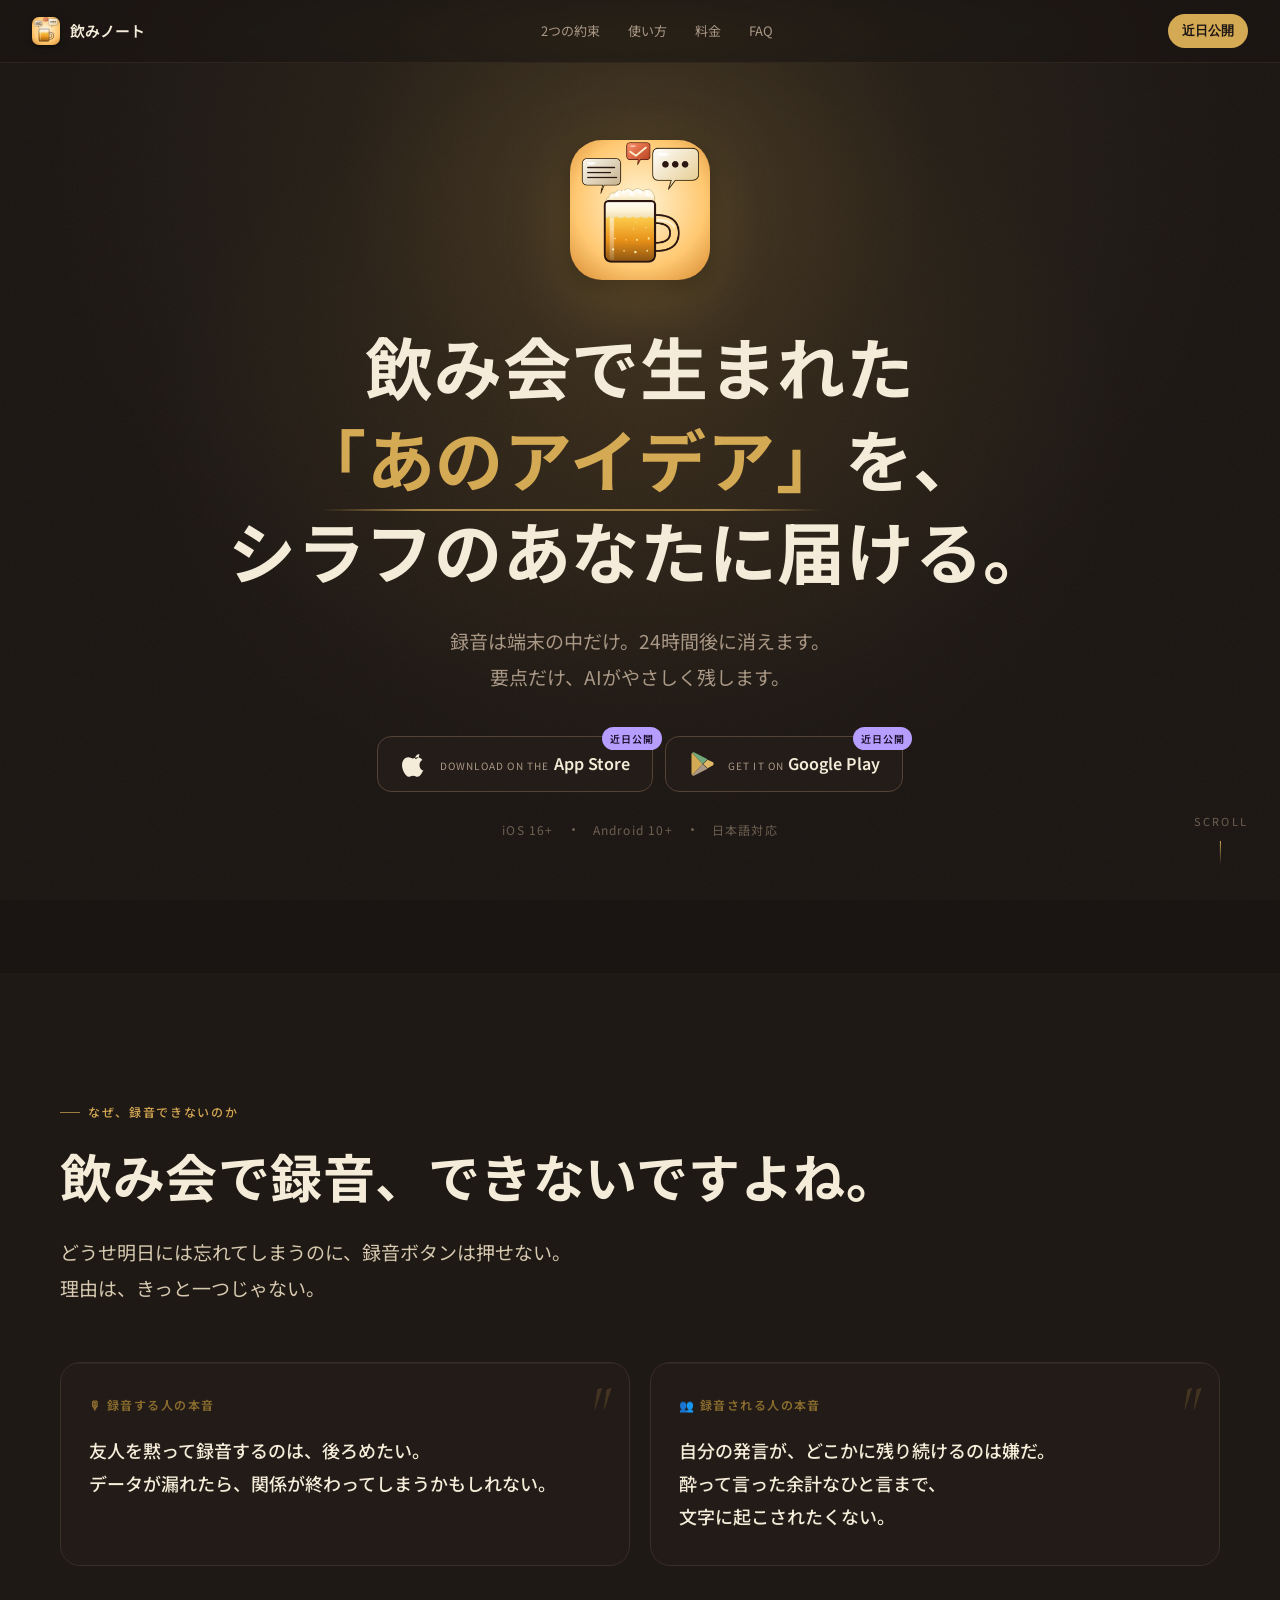
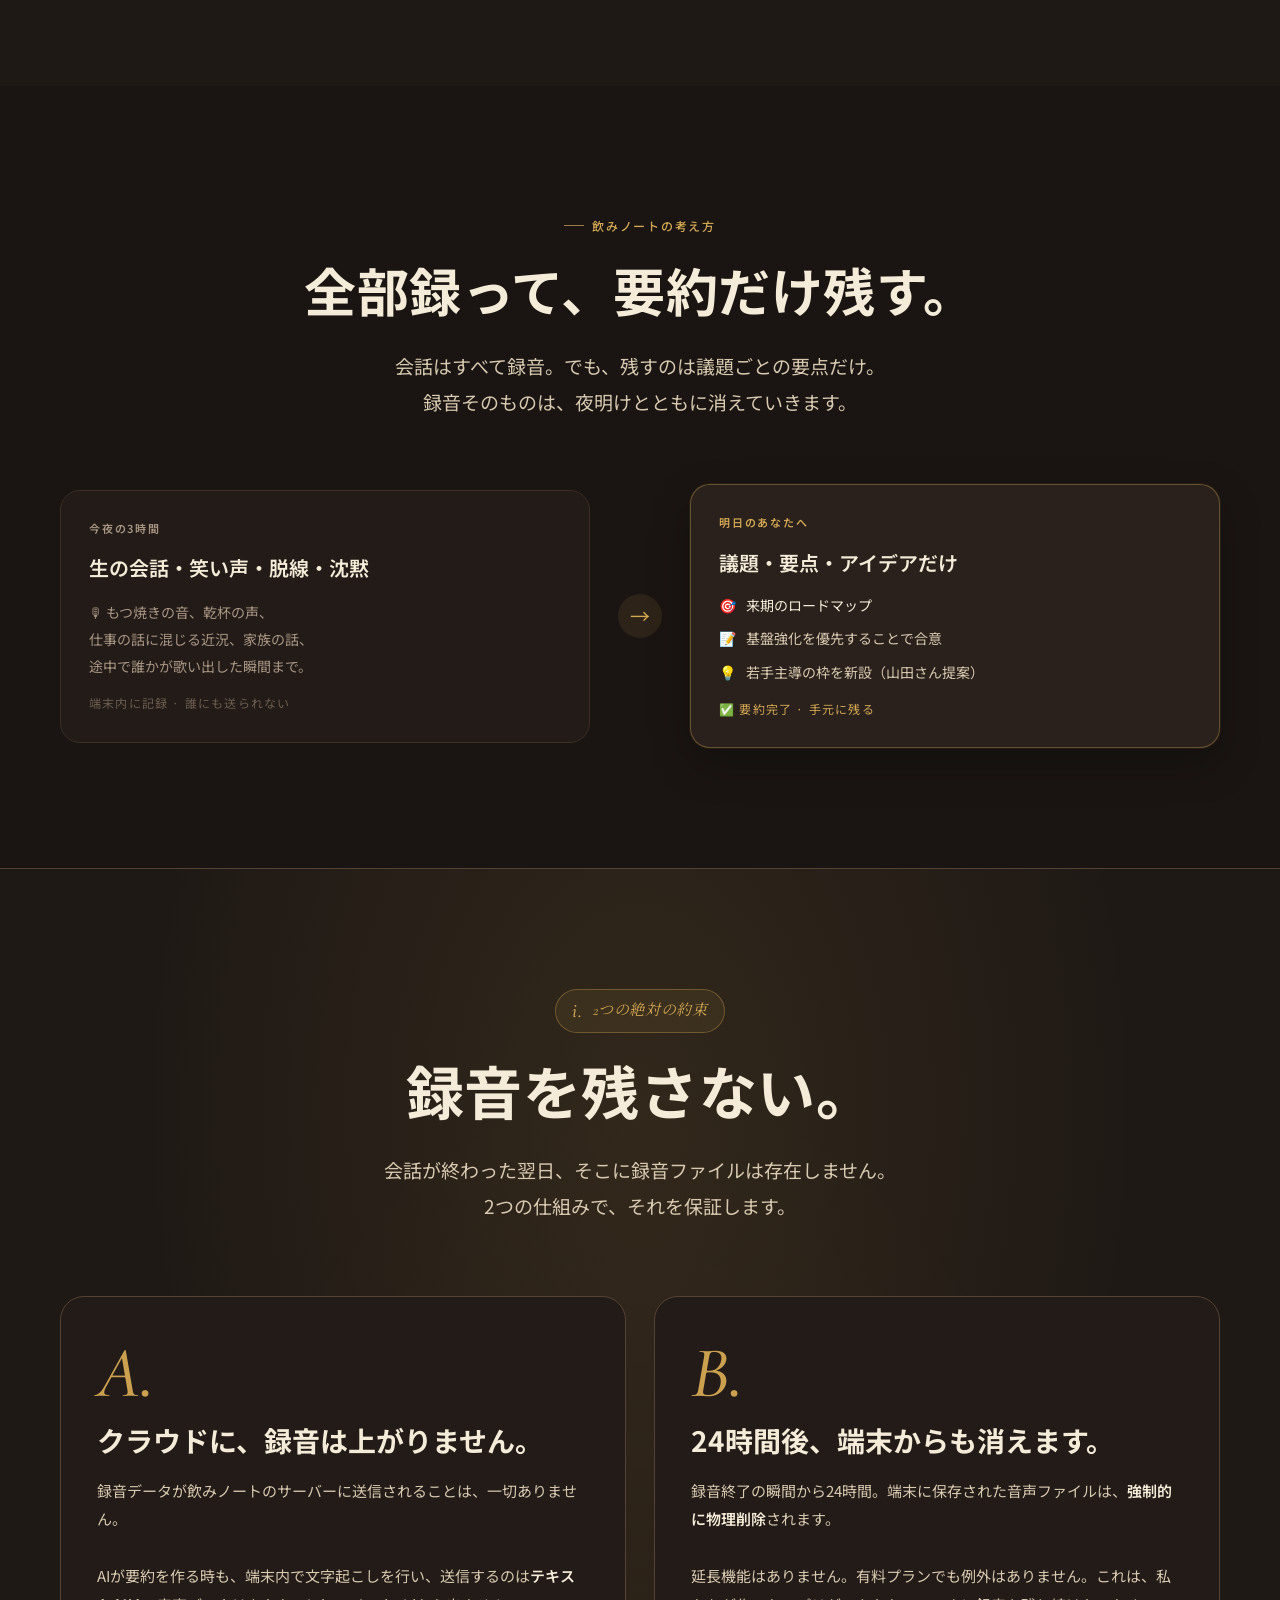
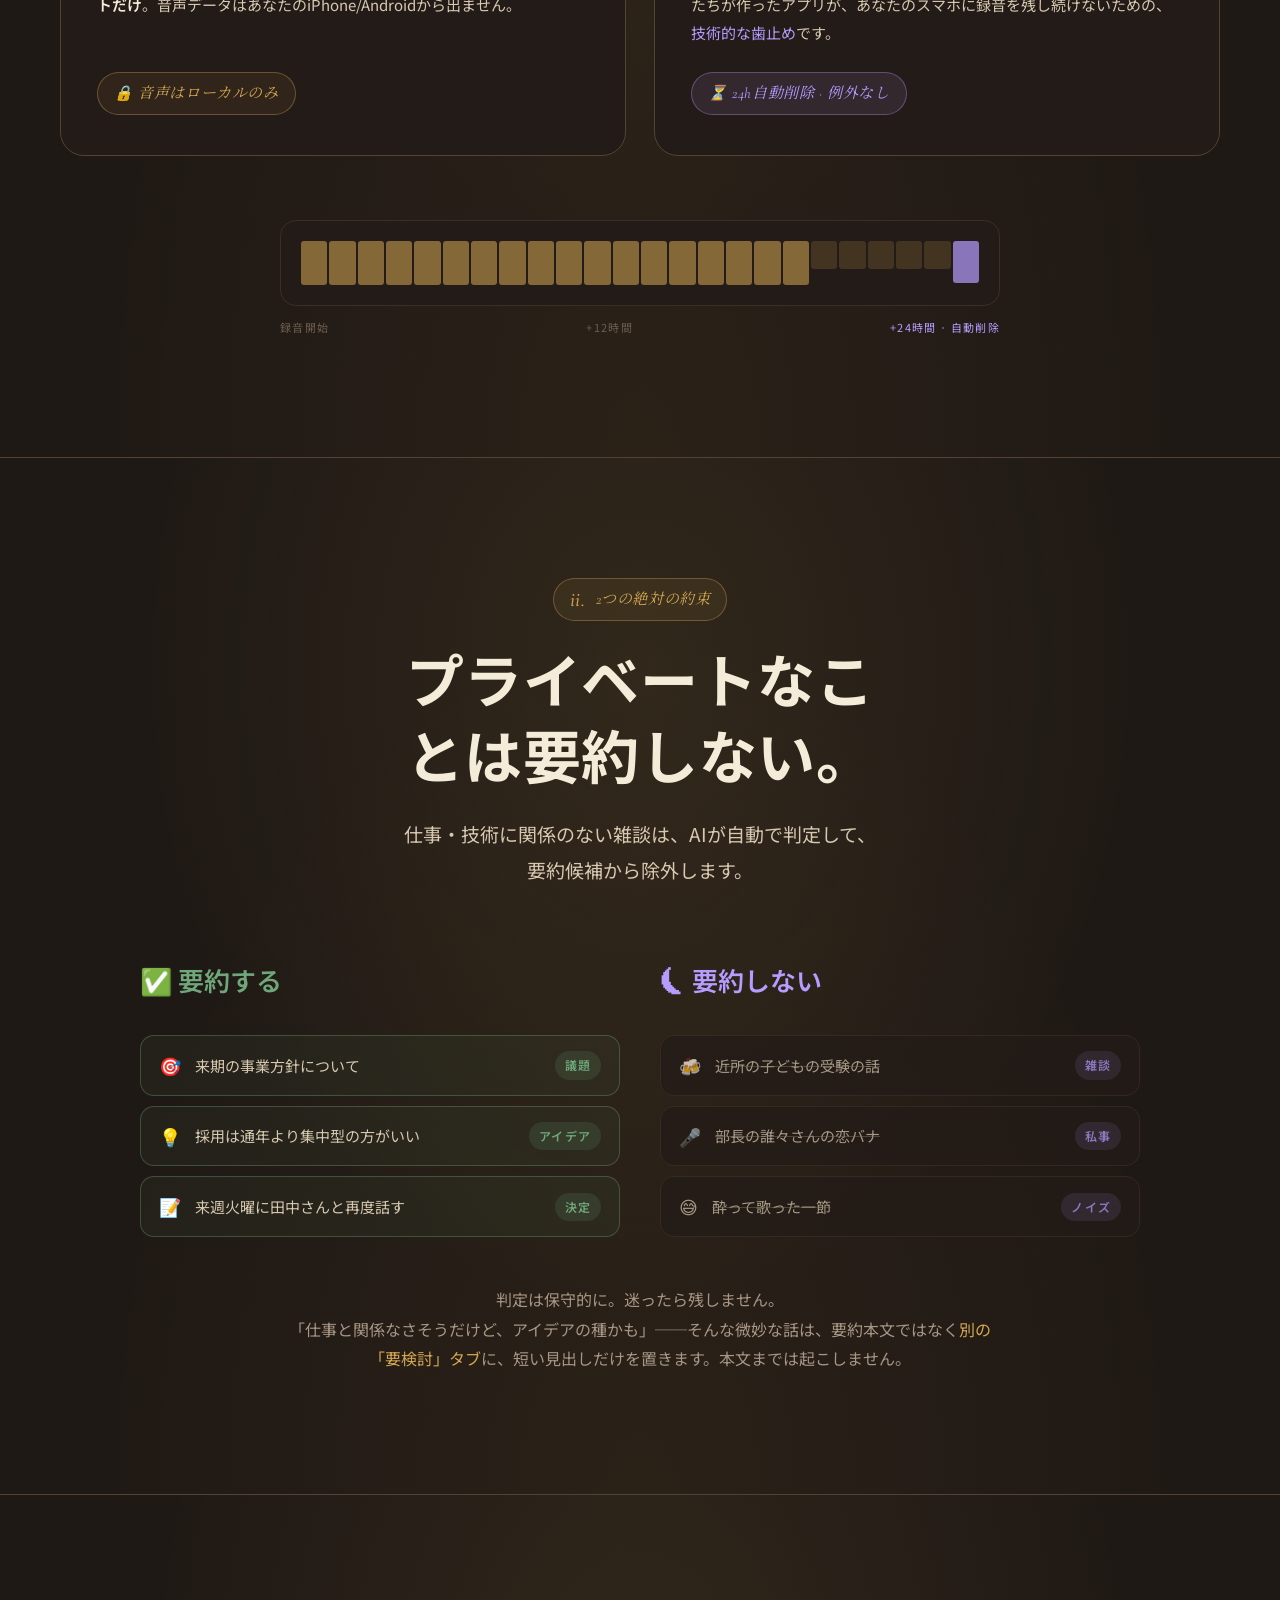
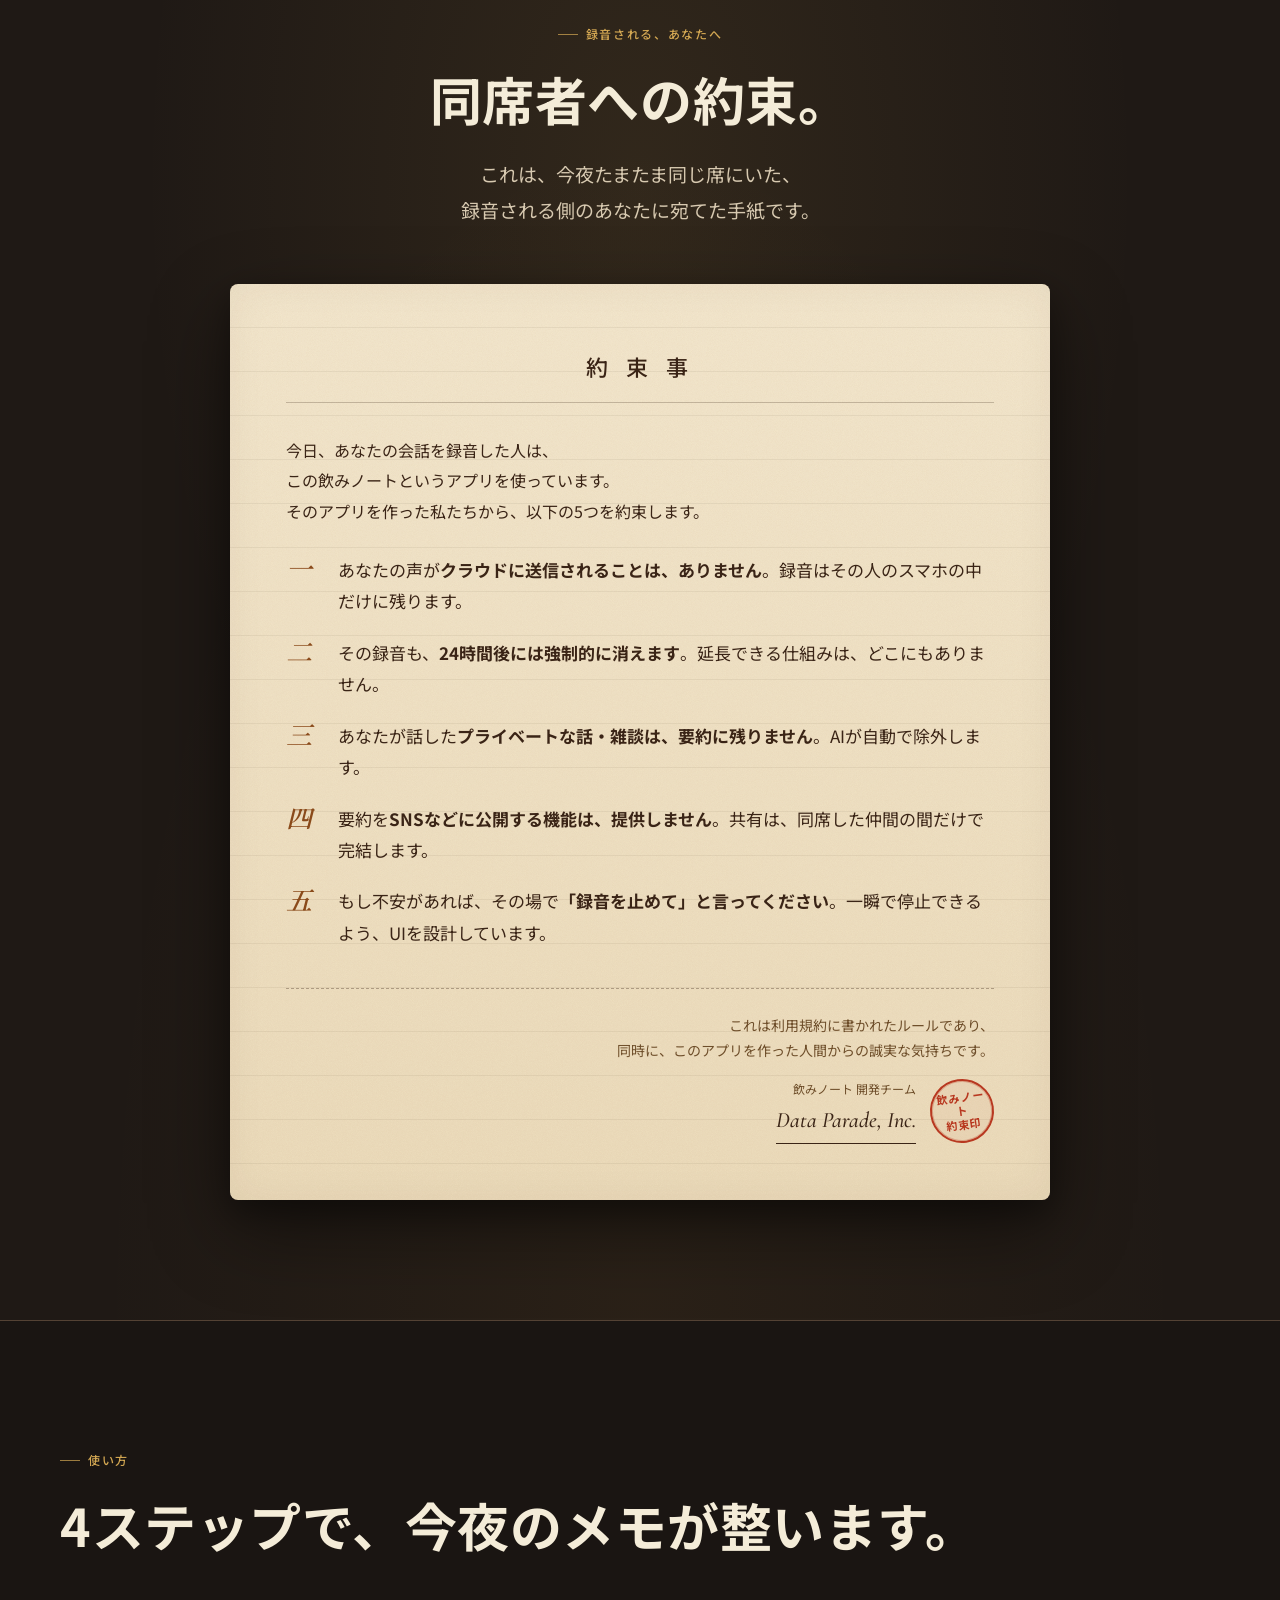
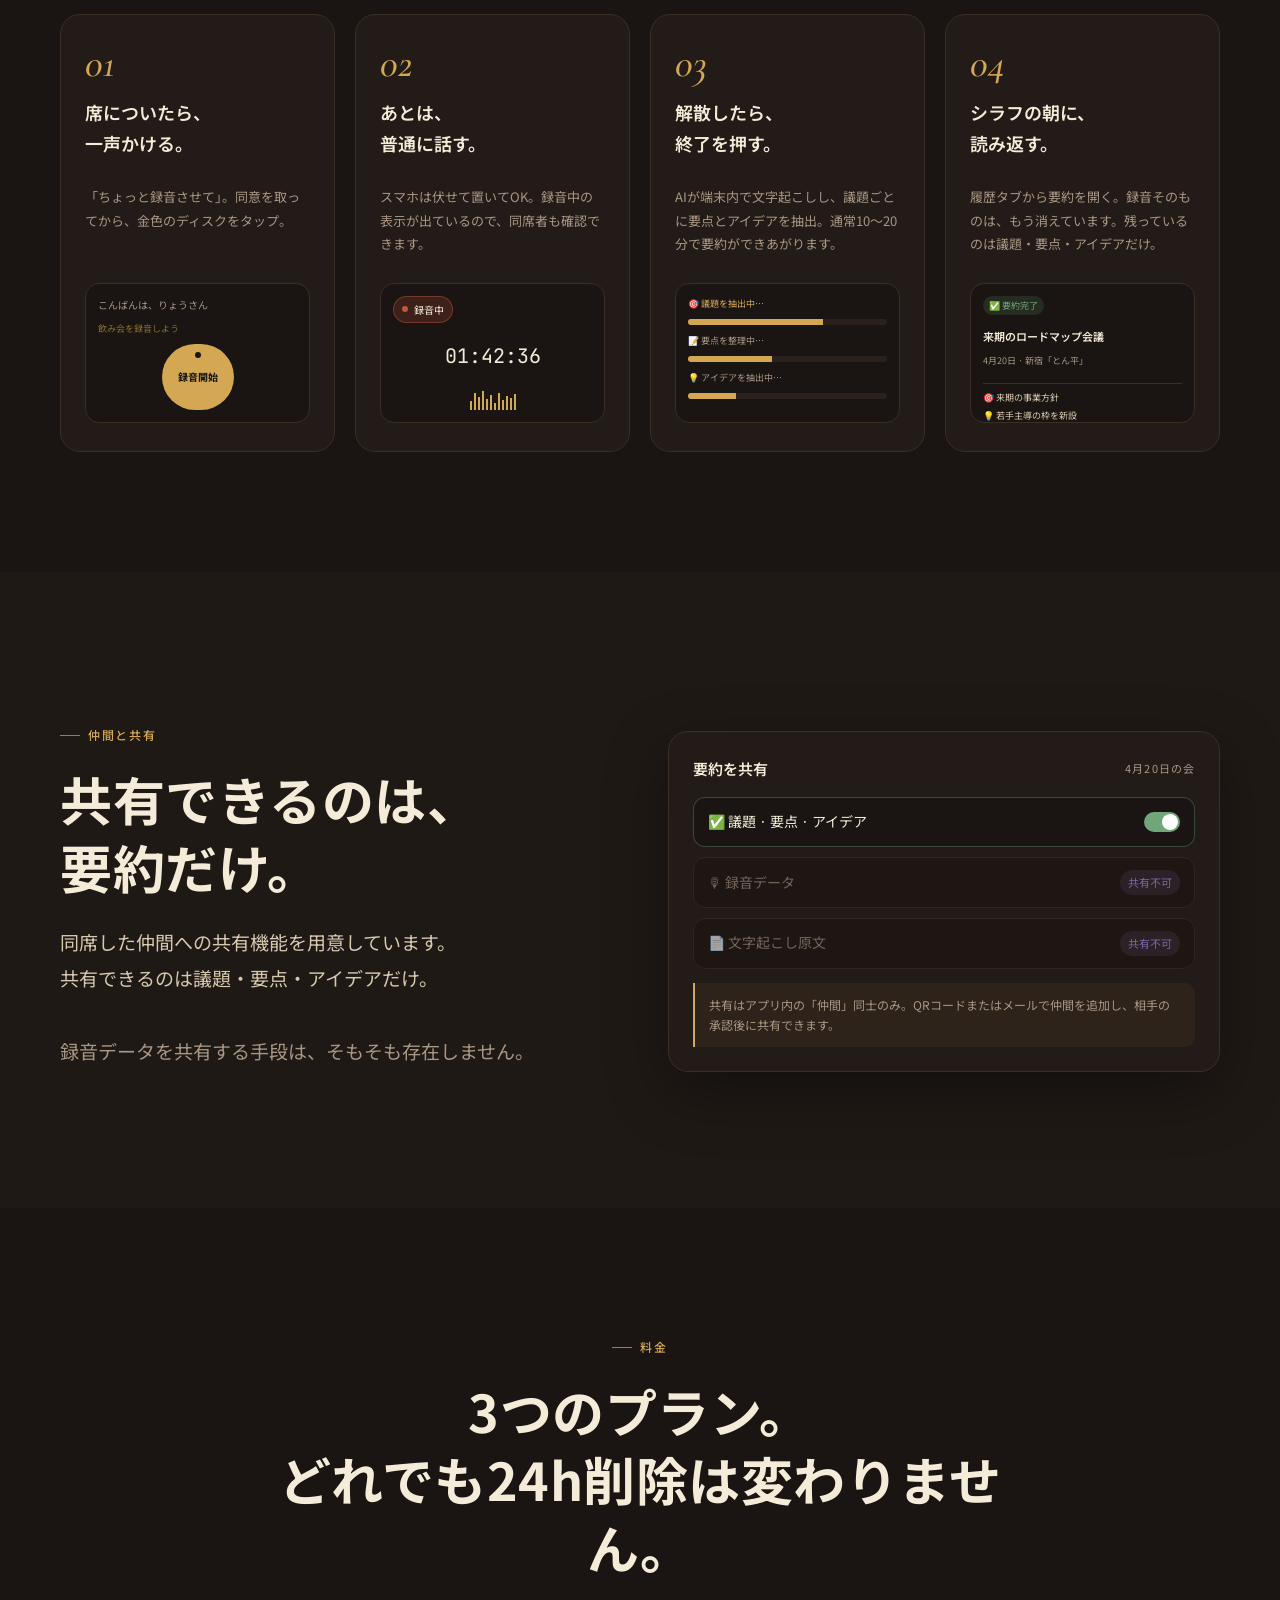
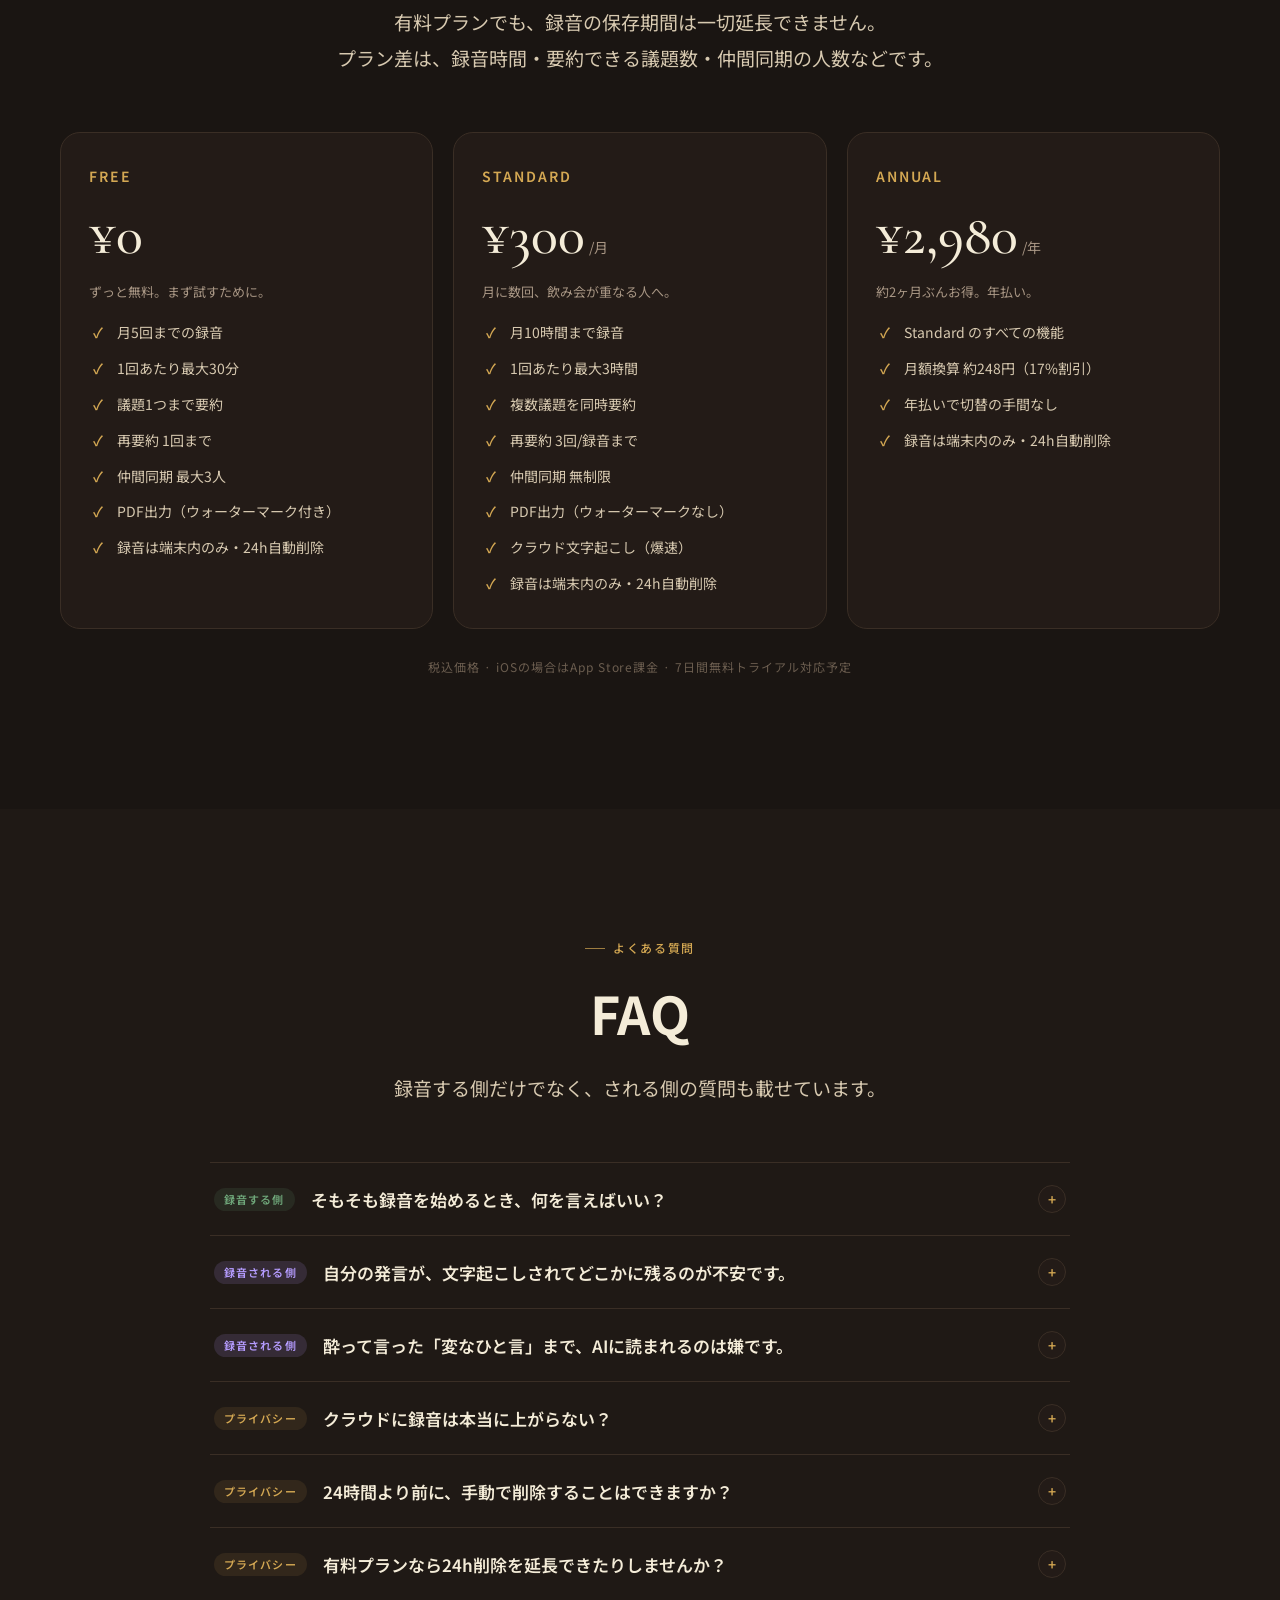
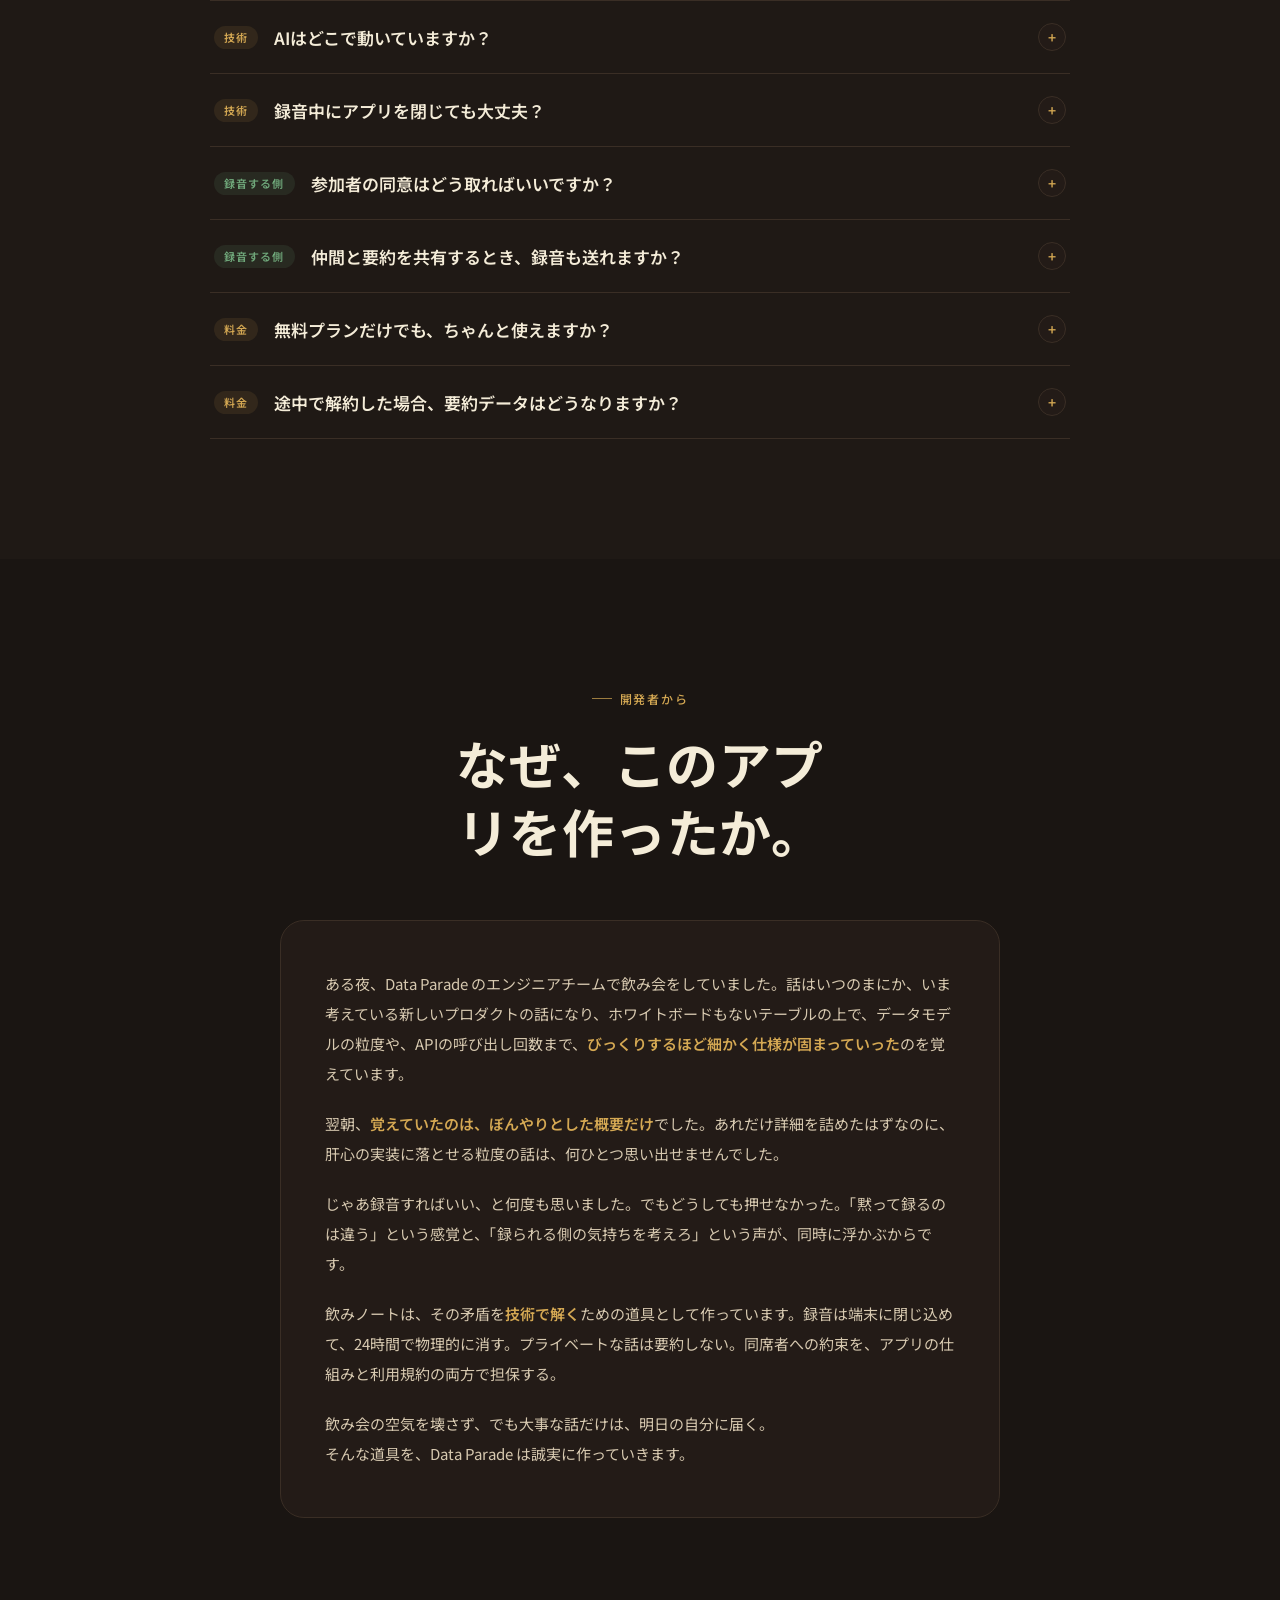
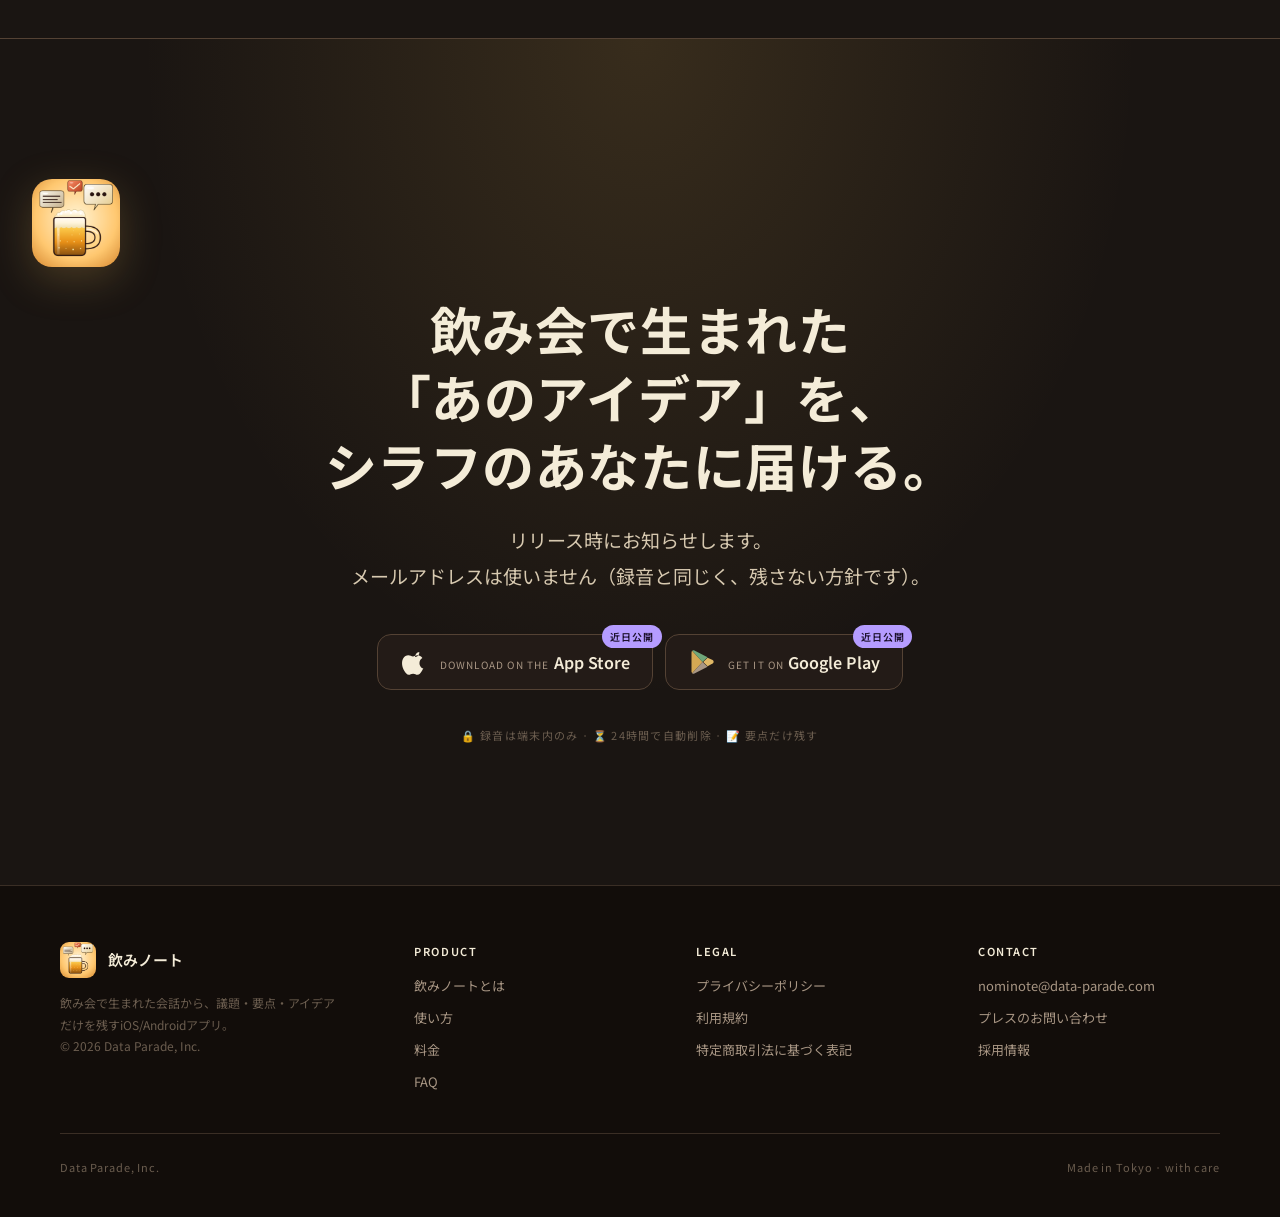
<file: index.html>
<!doctype html>
<html lang="ja">
<head>
<meta charset="utf-8">
<title>飲みノート — 飲み会で生まれた「あのアイデア」を、シラフのあなたに届ける。</title>
<meta name="viewport" content="width=device-width, initial-scale=1, viewport-fit=cover">
<meta name="description" content="飲み会での議論やアイデアを、プライバシーを守りながら要約だけ残すiOS/Androidアプリ。録音は端末内のみ、24時間後に自動削除。プライベートな話は要約しません。">
<meta name="theme-color" content="#1a1512">

<!-- OGP -->
<meta property="og:type" content="website">
<meta property="og:title" content="飲みノート — 飲み会で生まれた「あのアイデア」を、シラフのあなたに届ける。">
<meta property="og:description" content="録音は端末内のみ・24時間後に自動削除。プライベートな話は要約しません。">
<meta property="og:image" content="assets/app-icon-official.png">
<meta property="og:locale" content="ja_JP">
<meta name="twitter:card" content="summary_large_image">

<link rel="icon" type="image/png" href="assets/app-icon-official.png">
<link rel="apple-touch-icon" href="assets/app-icon-official.png">

<link rel="stylesheet" href="assets/nm-tokens.css">
<link rel="stylesheet" href="styles.css">
</head>
<body>

<div class="lp-root">

<!-- =========================================================================
     NAV
========================================================================= -->
<nav class="lp-nav" role="navigation" aria-label="メイン">
  <a href="#" class="lp-nav__brand">
    <img src="assets/app-icon-official.png" alt="">
    <span>飲みノート</span>
  </a>
  <div class="lp-nav__links">
    <a href="#promise">2つの約束</a>
    <a href="#how">使い方</a>
    <a href="#pricing">料金</a>
    <a href="#faq">FAQ</a>
  </div>
  <button class="lp-nav__cta" onclick="document.getElementById('final').scrollIntoView({behavior:'smooth',block:'start'})">近日公開</button>
</nav>

<!-- =========================================================================
     HERO
========================================================================= -->
<header class="lp-hero" id="hero">
  <div class="lp-hero__glow"></div>
  <img src="assets/app-icon-official.png" alt="飲みノート アプリアイコン" class="lp-hero__icon" data-reveal>
  <h1 class="lp-hero__copy" data-reveal>
    飲み会で生まれた<em>「あのアイデア」</em>を、<br>
    シラフのあなたに届ける。
  </h1>
  <p class="lp-hero__sub" data-reveal>
    録音は端末の中だけ。24時間後に消えます。<br>
    要点だけ、AIがやさしく残します。
  </p>

  <div class="lp-stores" data-reveal>
    <a class="lp-store-badge" href="#final" aria-label="App Storeで近日公開">
      <svg class="lp-store-badge__icon" viewBox="0 0 24 24" fill="currentColor" aria-hidden="true"><path d="M16.5 3.5c-.9.1-2 .7-2.6 1.4-.6.7-1.1 1.8-.9 2.8 1 .1 2-.5 2.6-1.2.6-.8 1.1-1.9.9-3zM20 17.3c-.5 1.1-.8 1.6-1.4 2.6-.9 1.4-2.1 3.1-3.7 3.1-1.4 0-1.8-.9-3.7-.9-1.9 0-2.3.9-3.7.9-1.6 0-2.7-1.6-3.6-3-2.5-3.9-2.7-8.5-1.2-11 1.1-1.7 2.8-2.7 4.4-2.7 1.6 0 2.7.9 4 .9 1.3 0 2.1-.9 4-.9 1.5 0 3 .8 4.1 2.2-3.6 2-3 7-.2 8.8z"/></svg>
      <span class="lp-store-badge__text">
        <span class="lp-store-badge__top">Download on the</span>
        <span class="lp-store-badge__bottom">App Store</span>
      </span>
      <span class="lp-store-badge__soon">近日公開</span>
    </a>
    <a class="lp-store-badge" href="#final" aria-label="Google Playで近日公開">
      <svg class="lp-store-badge__icon" viewBox="0 0 24 24" aria-hidden="true">
        <path fill="#d4a853" d="M3.6 2.3C3.2 2.7 3 3.3 3 4v16c0 .7.2 1.3.6 1.7l8.8-9.7L3.6 2.3z"/>
        <path fill="#e0b866" d="M16.8 8.3L13 12l3.8 3.7 4.3-2.4c1.2-.7 1.2-2.3 0-3L16.8 8.3z"/>
        <path fill="#a89684" d="M12.4 12l-8.8 9.7c.5.5 1.2.6 1.9.2L16.8 16l-4.4-4z"/>
        <path fill="#6fa77a" d="M5.5 2.1c-.7-.4-1.4-.3-1.9.2L12.4 12 16.8 8 5.5 2.1z"/>
      </svg>
      <span class="lp-store-badge__text">
        <span class="lp-store-badge__top">GET IT ON</span>
        <span class="lp-store-badge__bottom">Google Play</span>
      </span>
      <span class="lp-store-badge__soon">近日公開</span>
    </a>
  </div>

  <div class="lp-hero__meta" data-reveal>
    <span>iOS 16+</span>
    <span class="dot"></span>
    <span>Android 10+</span>
    <span class="dot"></span>
    <span>日本語対応</span>
  </div>

  <div class="lp-hero__scrollhint">SCROLL</div>
</header>

<!-- =========================================================================
     PROBLEM
========================================================================= -->
<section class="lp-band lp-band--raised" id="problem">
  <div class="lp-band__inner">
    <div data-reveal>
      <div class="lp-eyebrow">なぜ、録音できないのか</div>
      <h2 class="lp-h2">飲み会で録音、できないですよね。</h2>
      <p class="lp-lead">
        どうせ明日には忘れてしまうのに、録音ボタンは押せない。<br>
        理由は、きっと一つじゃない。
      </p>
    </div>

    <div class="lp-problem-grid">
      <div class="lp-quote-card" data-reveal>
        <div class="lp-quote-card__mark">"</div>
        <div class="lp-quote-card__who">🎙 録音する人の本音</div>
        <div class="lp-quote-card__body">
          友人を黙って録音するのは、後ろめたい。<br>
          データが漏れたら、関係が終わってしまうかもしれない。
        </div>
      </div>
      <div class="lp-quote-card" data-reveal>
        <div class="lp-quote-card__mark">"</div>
        <div class="lp-quote-card__who">👥 録音される人の本音</div>
        <div class="lp-quote-card__body">
          自分の発言が、どこかに残り続けるのは嫌だ。<br>
          酔って言った余計なひと言まで、<br>文字に起こされたくない。
        </div>
      </div>
    </div>
  </div>
</section>

<!-- =========================================================================
     SOLUTION — before/after
========================================================================= -->
<section class="lp-band" id="solution">
  <div class="lp-band__inner">
    <div data-reveal style="text-align:center;max-width:820px;margin:0 auto;">
      <div class="lp-eyebrow" style="justify-content:center;">飲みノートの考え方</div>
      <h2 class="lp-h2">全部録って、要約だけ残す。</h2>
      <p class="lp-lead" style="margin:0 auto;">
        会話はすべて録音。でも、残すのは議題ごとの要点だけ。<br>
        録音そのものは、夜明けとともに消えていきます。
      </p>
    </div>

    <div class="lp-ba" data-reveal>
      <div class="lp-ba__card">
        <div class="lp-ba__label">今夜の3時間</div>
        <div class="lp-ba__title">生の会話・笑い声・脱線・沈黙</div>
        <div style="color:var(--nm-fg-secondary);font-size:14px;line-height:1.9;">
          🎙 もつ焼きの音、乾杯の声、<br>
          仕事の話に混じる近況、家族の話、<br>
          途中で誰かが歌い出した瞬間まで。
        </div>
        <div style="margin-top:auto;color:var(--nm-fg-tertiary);font-size:12px;letter-spacing:0.1em;">
          端末内に記録 · 誰にも送られない
        </div>
      </div>
      <div class="lp-ba__arrow" aria-hidden="true">→</div>
      <div class="lp-ba__card lp-ba__card--after">
        <div class="lp-ba__label">明日のあなたへ</div>
        <div class="lp-ba__title">議題・要点・アイデアだけ</div>
        <div style="display:flex;flex-direction:column;gap:10px;font-size:14px;line-height:1.7;">
          <div style="display:flex;gap:10px;"><span>🎯</span><span style="color:var(--nm-fg);">来期のロードマップ</span></div>
          <div style="display:flex;gap:10px;"><span>📝</span><span style="color:var(--nm-fg-2);">基盤強化を優先することで合意</span></div>
          <div style="display:flex;gap:10px;"><span>💡</span><span style="color:var(--nm-fg-2);">若手主導の枠を新設（山田さん提案）</span></div>
        </div>
        <div style="margin-top:auto;color:var(--nm-gold);font-size:12px;letter-spacing:0.1em;">
          ✅ 要約完了 · 手元に残る
        </div>
      </div>
    </div>
  </div>
</section>

<!-- =========================================================================
     ★ CORE VALUE 1 — Recordings are not kept
========================================================================= -->
<section class="lp-band lp-band--promise" id="core1" data-promise-id="1">
  <div class="lp-band__inner">
    <div class="lp-core-hero" data-reveal>
      <div class="lp-promise-tag"><span class="num">i.</span><span>2つの絶対の約束</span></div>
      <h2 class="lp-h2" style="font-size:clamp(34px,4.8vw,58px);">録音を残さない。</h2>
      <p class="lp-lead" style="margin:0 auto;">
        会話が終わった翌日、そこに録音ファイルは存在しません。<br>
        2つの仕組みで、それを保証します。
      </p>
    </div>

    <div class="lp-core-dual">
      <div class="lp-core-tile" data-reveal>
        <div class="lp-core-tile__letter">A.</div>
        <h3 class="lp-core-tile__title">クラウドに、録音は上がりません。</h3>
        <div class="lp-core-tile__body">
          録音データが飲みノートのサーバーに送信されることは、一切ありません。<br><br>
          AIが要約を作る時も、端末内で文字起こしを行い、送信するのは<span style="color:var(--nm-fg);font-weight:600;">テキストだけ</span>。音声データはあなたのiPhone/Androidから出ません。
        </div>
        <div class="lp-core-tile__tag">
          <span class="lp-promise-tag" style="margin:0;">🔒 音声はローカルのみ</span>
        </div>
      </div>

      <div class="lp-core-tile" data-reveal>
        <div class="lp-core-tile__letter">B.</div>
        <h3 class="lp-core-tile__title">24時間後、端末からも消えます。</h3>
        <div class="lp-core-tile__body">
          録音終了の瞬間から24時間。端末に保存された音声ファイルは、<span style="color:var(--nm-fg);font-weight:600;">強制的に物理削除</span>されます。<br><br>
          延長機能はありません。有料プランでも例外はありません。これは、私たちが作ったアプリが、あなたのスマホに録音を残し続けないための、<span style="color:var(--nm-info);">技術的な歯止め</span>です。
        </div>
        <div class="lp-core-tile__tag">
          <span class="lp-promise-tag" style="margin:0;background:rgba(181,156,255,0.1);border-color:rgba(181,156,255,0.35);color:var(--nm-info);">⏳ 24h自動削除 · 例外なし</span>
        </div>
      </div>
    </div>

    <!-- 24h visual -->
    <div style="margin-top:64px;max-width:720px;margin-left:auto;margin-right:auto;" data-reveal>
      <div style="display:grid;grid-template-columns:repeat(24,1fr);gap:2px;padding:20px;background:var(--nm-surface);border:1px solid var(--nm-border);border-radius:16px;">
        <!-- 24 cells representing hours -->
      </div>
      <div style="display:flex;justify-content:space-between;margin-top:12px;font-size:11px;color:var(--nm-fg-tertiary);letter-spacing:0.12em;text-transform:uppercase;">
        <span>録音開始</span>
        <span>+12時間</span>
        <span style="color:var(--nm-info);">+24時間 · 自動削除</span>
      </div>
    </div>
  </div>
</section>

<!-- =========================================================================
     ★ CORE VALUE 2 — Private talk is never summarized
========================================================================= -->
<section class="lp-band lp-band--promise" id="core2" data-promise-id="2" style="border-top:none;">
  <div class="lp-band__inner">
    <div class="lp-core-hero" data-reveal>
      <div class="lp-promise-tag"><span class="num">ii.</span><span>2つの絶対の約束</span></div>
      <h2 class="lp-h2" style="font-size:clamp(34px,4.8vw,58px);">プライベートなことは要約しない。</h2>
      <p class="lp-lead" style="margin:0 auto;">
        仕事・技術に関係のない雑談は、AIが自動で判定して、<br>
        要約候補から除外します。
      </p>
    </div>

    <div class="lp-exclude-wrap">
      <div data-reveal>
        <h3 class="lp-h3" style="color:var(--nm-success);">✅ 要約する</h3>
        <div class="lp-exclude">
          <div class="lp-exclude__row lp-exclude__row--keep">
            <span class="icon">🎯</span>
            <span class="label">来期の事業方針について</span>
            <span class="verdict">議題</span>
          </div>
          <div class="lp-exclude__row lp-exclude__row--keep">
            <span class="icon">💡</span>
            <span class="label">採用は通年より集中型の方がいい</span>
            <span class="verdict">アイデア</span>
          </div>
          <div class="lp-exclude__row lp-exclude__row--keep">
            <span class="icon">📝</span>
            <span class="label">来週火曜に田中さんと再度話す</span>
            <span class="verdict">決定</span>
          </div>
        </div>
      </div>

      <div data-reveal>
        <h3 class="lp-h3" style="color:var(--nm-info);">⏾ 要約しない</h3>
        <div class="lp-exclude">
          <div class="lp-exclude__row lp-exclude__row--drop">
            <span class="icon">🍻</span>
            <span class="label">近所の子どもの受験の話</span>
            <span class="verdict">雑談</span>
          </div>
          <div class="lp-exclude__row lp-exclude__row--drop">
            <span class="icon">🎤</span>
            <span class="label">部長の誰々さんの恋バナ</span>
            <span class="verdict">私事</span>
          </div>
          <div class="lp-exclude__row lp-exclude__row--drop">
            <span class="icon">😅</span>
            <span class="label">酔って歌った一節</span>
            <span class="verdict">ノイズ</span>
          </div>
        </div>
      </div>
    </div>

    <p class="lp-body" data-reveal style="max-width:720px;margin:48px auto 0;text-align:center;color:var(--nm-fg-secondary);">
      判定は保守的に。迷ったら残しません。<br>
      「仕事と関係なさそうだけど、アイデアの種かも」──そんな微妙な話は、要約本文ではなく<span style="color:var(--nm-gold);">別の「要検討」タブ</span>に、短い見出しだけを置きます。本文までは起こしません。
    </p>
  </div>
</section>

<!-- =========================================================================
     ★ PROMISE TO PARTICIPANTS — handwritten oath
========================================================================= -->
<section class="lp-band lp-band--promise" id="promise" data-promise-id="3" style="border-top:none;">
  <div class="lp-band__inner">
    <div data-reveal style="text-align:center;max-width:820px;margin:0 auto;">
      <div class="lp-eyebrow" style="justify-content:center;">録音される、あなたへ</div>
      <h2 class="lp-h2">同席者への約束。</h2>
      <p class="lp-lead" style="margin:0 auto;">
        これは、今夜たまたま同じ席にいた、<br>
        録音される側のあなたに宛てた手紙です。
      </p>
    </div>

    <article class="lp-oath" id="oath" data-reveal>
      <h3 class="lp-oath__heading">約 束 事</h3>
      <p class="lp-oath__greet">
        今日、あなたの会話を録音した人は、<br>
        この飲みノートというアプリを使っています。<br>
        そのアプリを作った私たちから、以下の5つを約束します。
      </p>
      <ol class="lp-oath__list">
        <li class="lp-oath__item">
          <span class="lp-oath__num">一</span>
          <span>あなたの声が<b>クラウドに送信されることは、ありません</b>。録音はその人のスマホの中だけに残ります。</span>
        </li>
        <li class="lp-oath__item">
          <span class="lp-oath__num">二</span>
          <span>その録音も、<b>24時間後には強制的に消えます</b>。延長できる仕組みは、どこにもありません。</span>
        </li>
        <li class="lp-oath__item">
          <span class="lp-oath__num">三</span>
          <span>あなたが話した<b>プライベートな話・雑談は、要約に残りません</b>。AIが自動で除外します。</span>
        </li>
        <li class="lp-oath__item">
          <span class="lp-oath__num">四</span>
          <span>要約を<b>SNSなどに公開する機能は、提供しません</b>。共有は、同席した仲間の間だけで完結します。</span>
        </li>
        <li class="lp-oath__item">
          <span class="lp-oath__num">五</span>
          <span>もし不安があれば、その場で<b>「録音を止めて」と言ってください</b>。一瞬で停止できるよう、UIを設計しています。</span>
        </li>
      </ol>
      <div class="lp-oath__close">
        これは利用規約に書かれたルールであり、<br>
        同時に、このアプリを作った人間からの誠実な気持ちです。<br>
        <div class="lp-oath__sign">
          <div>
            <div style="font-size:12px;color:#6e4e2a;margin-bottom:2px;">飲みノート 開発チーム</div>
            <div class="lp-oath__sign-name">Data Parade, Inc.</div>
          </div>
          <div class="lp-oath__stamp">飲みノート<br>約束印</div>
        </div>
      </div>
    </article>
  </div>
</section>

<!-- =========================================================================
     HOW IT WORKS — 4 steps
========================================================================= -->
<section class="lp-band" id="how">
  <div class="lp-band__inner">
    <div data-reveal>
      <div class="lp-eyebrow">使い方</div>
      <h2 class="lp-h2">4ステップで、今夜のメモが整います。</h2>
    </div>

    <div class="lp-steps">
      <!-- Step 1 -->
      <div class="lp-step" data-reveal>
        <div class="lp-step__num">01</div>
        <h3 class="lp-step__title">席についたら、<br>一声かける。</h3>
        <p class="lp-step__body">「ちょっと録音させて」。同意を取ってから、金色のディスクをタップ。</p>
        <div class="lp-step__thumb" aria-hidden="true">
          <div style="font-size:10px;color:var(--nm-fg-secondary);">こんばんは、りょうさん</div>
          <div style="font-size:9px;color:var(--nm-gold-deep);">飲み会を録音しよう</div>
          <div style="margin:auto;width:72px;height:72px;border-radius:999px;background:var(--nm-gold);display:flex;align-items:center;justify-content:center;font-size:10px;font-weight:700;color:var(--nm-fg-on-gold);position:relative;">
            <div style="position:absolute;top:8px;width:6px;height:6px;background:var(--nm-bg);border-radius:999px;"></div>
            録音開始
          </div>
        </div>
      </div>

      <!-- Step 2 -->
      <div class="lp-step" data-reveal>
        <div class="lp-step__num">02</div>
        <h3 class="lp-step__title">あとは、<br>普通に話す。</h3>
        <p class="lp-step__body">スマホは伏せて置いてOK。録音中の表示が出ているので、同席者も確認できます。</p>
        <div class="lp-step__thumb" aria-hidden="true">
          <div style="display:flex;gap:6px;align-items:center;font-size:10px;color:#f4ecd8;padding:4px 8px;background:rgba(196,85,60,0.2);border:1px solid rgba(196,85,60,0.45);border-radius:999px;align-self:flex-start;">
            <span style="width:6px;height:6px;background:var(--nm-rec);border-radius:999px;"></span>
            録音中
          </div>
          <div style="font-family:var(--nm-font-mono);font-size:20px;color:var(--nm-fg);text-align:center;margin:8px 0;">01:42:36</div>
          <div style="display:flex;gap:2px;align-items:flex-end;height:24px;justify-content:center;">
            <!-- waveform -->
            <span style="width:2px;background:var(--nm-gold);height:40%;"></span>
            <span style="width:2px;background:var(--nm-gold);height:80%;"></span>
            <span style="width:2px;background:var(--nm-gold);height:60%;"></span>
            <span style="width:2px;background:var(--nm-gold);height:90%;"></span>
            <span style="width:2px;background:var(--nm-gold);height:50%;"></span>
            <span style="width:2px;background:var(--nm-gold);height:70%;"></span>
            <span style="width:2px;background:var(--nm-gold);height:30%;"></span>
            <span style="width:2px;background:var(--nm-gold);height:80%;"></span>
            <span style="width:2px;background:var(--nm-gold);height:45%;"></span>
            <span style="width:2px;background:var(--nm-gold);height:65%;"></span>
            <span style="width:2px;background:var(--nm-gold);height:55%;"></span>
            <span style="width:2px;background:var(--nm-gold);height:75%;"></span>
          </div>
        </div>
      </div>

      <!-- Step 3 -->
      <div class="lp-step" data-reveal>
        <div class="lp-step__num">03</div>
        <h3 class="lp-step__title">解散したら、<br>終了を押す。</h3>
        <p class="lp-step__body">AIが端末内で文字起こしし、議題ごとに要点とアイデアを抽出。通常10〜20分で要約ができあがります。</p>
        <div class="lp-step__thumb" aria-hidden="true">
          <div style="font-size:9px;color:var(--nm-gold);">🎯 議題を抽出中…</div>
          <div style="background:var(--nm-surface-2);height:6px;border-radius:999px;overflow:hidden;">
            <div style="background:var(--nm-gold);width:68%;height:100%;"></div>
          </div>
          <div style="font-size:9px;color:var(--nm-fg-secondary);">📝 要点を整理中…</div>
          <div style="background:var(--nm-surface-2);height:6px;border-radius:999px;overflow:hidden;">
            <div style="background:var(--nm-gold);width:42%;height:100%;"></div>
          </div>
          <div style="font-size:9px;color:var(--nm-fg-secondary);">💡 アイデアを抽出中…</div>
          <div style="background:var(--nm-surface-2);height:6px;border-radius:999px;overflow:hidden;">
            <div style="background:var(--nm-gold);width:24%;height:100%;"></div>
          </div>
        </div>
      </div>

      <!-- Step 4 -->
      <div class="lp-step" data-reveal>
        <div class="lp-step__num">04</div>
        <h3 class="lp-step__title">シラフの朝に、<br>読み返す。</h3>
        <p class="lp-step__body">履歴タブから要約を開く。録音そのものは、もう消えています。残っているのは議題・要点・アイデアだけ。</p>
        <div class="lp-step__thumb" aria-hidden="true">
          <div style="display:flex;gap:6px;align-items:center;">
            <span style="font-size:9px;color:#6fa77a;padding:2px 6px;background:rgba(111,167,122,0.16);border-radius:999px;">✅ 要約完了</span>
          </div>
          <div style="font-size:11px;color:var(--nm-fg);font-weight:600;margin-top:4px;">来期のロードマップ会議</div>
          <div style="font-size:9px;color:var(--nm-fg-secondary);">4月20日 · 新宿「とん平」</div>
          <div style="border-top:1px solid var(--nm-border);margin-top:6px;padding-top:6px;display:flex;flex-direction:column;gap:3px;">
            <div style="font-size:9px;color:var(--nm-fg-2);">🎯 来期の事業方針</div>
            <div style="font-size:9px;color:var(--nm-fg-2);">💡 若手主導の枠を新設</div>
            <div style="font-size:9px;color:var(--nm-fg-2);">📝 基盤強化で合意</div>
          </div>
        </div>
      </div>
    </div>
  </div>
</section>

<!-- =========================================================================
     SHARE WITH FRIENDS
========================================================================= -->
<section class="lp-band lp-band--raised" id="share">
  <div class="lp-band__inner">
    <div class="lp-share">
      <div data-reveal>
        <div class="lp-eyebrow">仲間と共有</div>
        <h2 class="lp-h2">共有できるのは、<br>要約だけ。</h2>
        <p class="lp-lead">
          同席した仲間への共有機能を用意しています。<br>
          共有できるのは議題・要点・アイデアだけ。
          <br><br>
          <span class="lp-muted">録音データを共有する手段は、そもそも存在しません。</span>
        </p>
      </div>
      <div class="lp-share__preview" data-reveal>
        <div style="display:flex;justify-content:space-between;align-items:center;margin-bottom:16px;">
          <span style="font-size:15px;font-weight:600;color:var(--nm-fg);">要約を共有</span>
          <span style="font-size:11px;color:var(--nm-fg-secondary);letter-spacing:0.1em;">4月20日の会</span>
        </div>
        <div style="display:flex;flex-direction:column;gap:10px;">
          <label style="display:flex;align-items:center;justify-content:space-between;padding:12px 14px;background:var(--nm-bg);border:1px solid rgba(111,167,122,0.35);border-radius:12px;">
            <span style="display:flex;align-items:center;gap:10px;font-size:14px;color:var(--nm-fg);">✅ 議題 · 要点 · アイデア</span>
            <span style="width:36px;height:20px;background:var(--nm-success);border-radius:999px;position:relative;"><span style="position:absolute;right:2px;top:2px;width:16px;height:16px;background:white;border-radius:999px;"></span></span>
          </label>
          <label style="display:flex;align-items:center;justify-content:space-between;padding:12px 14px;background:var(--nm-bg);border:1px solid var(--nm-border);border-radius:12px;opacity:0.6;">
            <span style="display:flex;align-items:center;gap:10px;font-size:14px;color:var(--nm-fg-secondary);">🎙 録音データ</span>
            <span style="font-size:11px;color:var(--nm-info);padding:3px 8px;background:rgba(181,156,255,0.14);border-radius:999px;">共有不可</span>
          </label>
          <label style="display:flex;align-items:center;justify-content:space-between;padding:12px 14px;background:var(--nm-bg);border:1px solid var(--nm-border);border-radius:12px;opacity:0.6;">
            <span style="display:flex;align-items:center;gap:10px;font-size:14px;color:var(--nm-fg-secondary);">📄 文字起こし原文</span>
            <span style="font-size:11px;color:var(--nm-info);padding:3px 8px;background:rgba(181,156,255,0.14);border-radius:999px;">共有不可</span>
          </label>
        </div>
        <div style="margin-top:14px;padding:12px 14px;background:rgba(212,168,83,0.06);border-left:2px solid var(--nm-gold);border-radius:0 10px 10px 0;font-size:12px;color:var(--nm-fg-secondary);line-height:1.7;">
          共有はアプリ内の「仲間」同士のみ。QRコードまたはメールで仲間を追加し、相手の承認後に共有できます。
        </div>
      </div>
    </div>
  </div>
</section>

<!-- =========================================================================
     PRICING
========================================================================= -->
<section class="lp-band" id="pricing">
  <div class="lp-band__inner">
    <div data-reveal style="text-align:center;max-width:820px;margin:0 auto;">
      <div class="lp-eyebrow" style="justify-content:center;">料金</div>
      <h2 class="lp-h2">3つのプラン。<br class="sm-only">どれでも24h削除は変わりません。</h2>
      <p class="lp-lead" style="margin:0 auto;">
        有料プランでも、録音の保存期間は一切延長できません。<br>
        プラン差は、録音時間・要約できる議題数・仲間同期の人数などです。
      </p>
    </div>

    <div class="lp-pricing">
      <!-- Free -->
      <div class="lp-price" data-reveal>
        <div class="lp-price__name">Free</div>
        <div class="lp-price__amount">
          <span class="lp-price__num">¥0</span>
        </div>
        <div class="lp-price__hint">ずっと無料。まず試すために。</div>
        <ul class="lp-price__ul">
          <li>月5回までの録音</li>
          <li>1回あたり最大30分</li>
          <li>議題1つまで要約</li>
          <li>再要約 1回まで</li>
          <li>仲間同期 最大3人</li>
          <li>PDF出力（ウォーターマーク付き）</li>
          <li>録音は端末内のみ・24h自動削除</li>
        </ul>
      </div>

      <!-- Standard -->
      <div class="lp-price" data-reveal>
        <div class="lp-price__name">Standard</div>
        <div class="lp-price__amount">
          <span class="lp-price__num">¥300</span>
          <span class="lp-price__unit">/月</span>
        </div>
        <div class="lp-price__hint">月に数回、飲み会が重なる人へ。</div>
        <ul class="lp-price__ul">
          <li>月10時間まで録音</li>
          <li>1回あたり最大3時間</li>
          <li>複数議題を同時要約</li>
          <li>再要約 3回/録音まで</li>
          <li>仲間同期 無制限</li>
          <li>PDF出力（ウォーターマークなし）</li>
          <li>クラウド文字起こし（爆速）</li>
          <li>録音は端末内のみ・24h自動削除</li>
        </ul>
      </div>

      <!-- Annual -->
      <div class="lp-price" data-reveal>
        <div class="lp-price__name">Annual</div>
        <div class="lp-price__amount">
          <span class="lp-price__num">¥2,980</span>
          <span class="lp-price__unit">/年</span>
        </div>
        <div class="lp-price__hint">約2ヶ月ぶんお得。年払い。</div>
        <ul class="lp-price__ul">
          <li>Standard のすべての機能</li>
          <li>月額換算 約248円（17%割引）</li>
          <li>年払いで切替の手間なし</li>
          <li>録音は端末内のみ・24h自動削除</li>
        </ul>
      </div>
    </div>

    <p style="text-align:center;margin-top:28px;font-size:12px;color:var(--nm-fg-tertiary);letter-spacing:0.08em;" data-reveal>
      税込価格 · iOSの場合はApp Store課金 · 7日間無料トライアル対応予定
    </p>
  </div>
</section>

<!-- =========================================================================
     FAQ
========================================================================= -->
<section class="lp-band lp-band--raised" id="faq">
  <div class="lp-band__inner">
    <div data-reveal style="text-align:center;max-width:720px;margin:0 auto;">
      <div class="lp-eyebrow" style="justify-content:center;">よくある質問</div>
      <h2 class="lp-h2">FAQ</h2>
      <p class="lp-lead" style="margin:0 auto;">
        録音する側だけでなく、される側の質問も載せています。
      </p>
    </div>

    <div class="lp-faq" id="faq-list" data-reveal>
      <!-- populated by JS below -->
    </div>
  </div>
</section>

<!-- =========================================================================
     DEVELOPER MESSAGE
========================================================================= -->
<section class="lp-band" id="letter">
  <div class="lp-band__inner">
    <div data-reveal style="text-align:center;max-width:720px;margin:0 auto;">
      <div class="lp-eyebrow" style="justify-content:center;">開発者から</div>
      <h2 class="lp-h2">なぜ、このアプリを作ったか。</h2>
    </div>

    <article class="lp-letter" data-reveal>
      <div class="lp-letter__body">
        <p>
          ある夜、Data Parade のエンジニアチームで飲み会をしていました。話はいつのまにか、いま考えている新しいプロダクトの話になり、ホワイトボードもないテーブルの上で、データモデルの粒度や、APIの呼び出し回数まで、<em>びっくりするほど細かく仕様が固まっていった</em>のを覚えています。
        </p>
        <p>
          翌朝、<em>覚えていたのは、ぼんやりとした概要だけ</em>でした。あれだけ詳細を詰めたはずなのに、肝心の実装に落とせる粒度の話は、何ひとつ思い出せませんでした。
        </p>
        <p>
          じゃあ録音すればいい、と何度も思いました。でもどうしても押せなかった。「黙って録るのは違う」という感覚と、「録られる側の気持ちを考えろ」という声が、同時に浮かぶからです。
        </p>
        <p>
          飲みノートは、その矛盾を<em>技術で解く</em>ための道具として作っています。録音は端末に閉じ込めて、24時間で物理的に消す。プライベートな話は要約しない。同席者への約束を、アプリの仕組みと利用規約の両方で担保する。
        </p>
        <p>
          飲み会の空気を壊さず、でも大事な話だけは、明日の自分に届く。<br>
          そんな道具を、Data Parade は誠実に作っていきます。
        </p>
      </div>
    </article>
  </div>
</section>

<!-- =========================================================================
     FINAL CTA
========================================================================= -->
<section class="lp-finalcta" id="final">
  <div class="lp-finalcta__glow"></div>
  <div data-reveal>
    <img src="assets/app-icon-official.png" alt="" style="width:88px;height:88px;border-radius:20px;margin-bottom:28px;box-shadow:0 12px 40px rgba(212,168,83,0.25);">
    <h2 class="lp-h2" style="font-size:clamp(30px,4.4vw,52px);">
      飲み会で生まれた<br>「あのアイデア」を、<br>
      シラフのあなたに届ける。
    </h2>
    <p class="lp-lead" style="margin:24px auto 40px;">
      リリース時にお知らせします。<br>
      メールアドレスは使いません（録音と同じく、残さない方針です）。
    </p>
    <div class="lp-stores">
      <a class="lp-store-badge" href="#">
        <svg class="lp-store-badge__icon" viewBox="0 0 24 24" fill="currentColor" aria-hidden="true"><path d="M16.5 3.5c-.9.1-2 .7-2.6 1.4-.6.7-1.1 1.8-.9 2.8 1 .1 2-.5 2.6-1.2.6-.8 1.1-1.9.9-3zM20 17.3c-.5 1.1-.8 1.6-1.4 2.6-.9 1.4-2.1 3.1-3.7 3.1-1.4 0-1.8-.9-3.7-.9-1.9 0-2.3.9-3.7.9-1.6 0-2.7-1.6-3.6-3-2.5-3.9-2.7-8.5-1.2-11 1.1-1.7 2.8-2.7 4.4-2.7 1.6 0 2.7.9 4 .9 1.3 0 2.1-.9 4-.9 1.5 0 3 .8 4.1 2.2-3.6 2-3 7-.2 8.8z"/></svg>
        <span class="lp-store-badge__text">
          <span class="lp-store-badge__top">Download on the</span>
          <span class="lp-store-badge__bottom">App Store</span>
        </span>
        <span class="lp-store-badge__soon">近日公開</span>
      </a>
      <a class="lp-store-badge" href="#">
        <svg class="lp-store-badge__icon" viewBox="0 0 24 24" aria-hidden="true">
          <path fill="#d4a853" d="M3.6 2.3C3.2 2.7 3 3.3 3 4v16c0 .7.2 1.3.6 1.7l8.8-9.7L3.6 2.3z"/>
          <path fill="#e0b866" d="M16.8 8.3L13 12l3.8 3.7 4.3-2.4c1.2-.7 1.2-2.3 0-3L16.8 8.3z"/>
          <path fill="#a89684" d="M12.4 12l-8.8 9.7c.5.5 1.2.6 1.9.2L16.8 16l-4.4-4z"/>
          <path fill="#6fa77a" d="M5.5 2.1c-.7-.4-1.4-.3-1.9.2L12.4 12 16.8 8 5.5 2.1z"/>
        </svg>
        <span class="lp-store-badge__text">
          <span class="lp-store-badge__top">GET IT ON</span>
          <span class="lp-store-badge__bottom">Google Play</span>
        </span>
        <span class="lp-store-badge__soon">近日公開</span>
      </a>
    </div>
    <div style="margin-top:36px;font-size:11px;color:var(--nm-fg-tertiary);letter-spacing:0.12em;">
      🔒 録音は端末内のみ · ⏳ 24時間で自動削除 · 📝 要点だけ残す
    </div>
  </div>
</section>

<!-- =========================================================================
     FOOTER
========================================================================= -->
<footer class="lp-footer">
  <div class="lp-footer__inner">
    <div>
      <div class="lp-footer__brand">
        <img src="assets/app-icon-official.png" alt="">
        <span>飲みノート</span>
      </div>
      <p class="lp-footer__tag">
        飲み会で生まれた会話から、議題・要点・アイデアだけを残すiOS/Androidアプリ。<br>
        © 2026 Data Parade, Inc.
      </p>
    </div>
    <div class="lp-footer__col">
      <h4>Product</h4>
      <ul>
        <li><a href="#problem">飲みノートとは</a></li>
        <li><a href="#how">使い方</a></li>
        <li><a href="#pricing">料金</a></li>
        <li><a href="#faq">FAQ</a></li>
      </ul>
    </div>
    <div class="lp-footer__col">
      <h4>Legal</h4>
      <ul>
        <li><a href="privacy.html">プライバシーポリシー</a></li>
        <li><a href="terms.html">利用規約</a></li>
        <li><a href="legal.html">特定商取引法に基づく表記</a></li>
      </ul>
    </div>
    <div class="lp-footer__col">
      <h4>Contact</h4>
      <ul>
        <li><a href="mailto:nominote@data-parade.com">nominote@data-parade.com</a></li>
        <li><a href="#">プレスのお問い合わせ</a></li>
        <li><a href="#">採用情報</a></li>
      </ul>
    </div>
  </div>
  <div class="lp-footer__bottom">
    <span>Data Parade, Inc.</span>
    <span>Made in Tokyo · with care</span>
  </div>
</footer>

<!-- =========================================================================
     TWEAKS PANEL
========================================================================= -->
<aside class="lp-tweaks" id="tweaks" aria-hidden="true">
  <h4>Tweaks · ★セクション演出</h4>

  <div class="lp-tweaks__group">
    <div class="lp-tweaks__label"><span>同席者への約束（§6）</span></div>
    <div class="lp-tweaks__row" data-tweak-group="promise-style">
      <button class="lp-tweaks__btn active" data-val="letter">一筆箋</button>
      <button class="lp-tweaks__btn" data-val="minimal">ミニマル</button>
      <button class="lp-tweaks__btn" data-val="quote">引用風</button>
    </div>
  </div>

  <div class="lp-tweaks__group">
    <div class="lp-tweaks__label"><span>★コアバリュー背景トーン</span></div>
    <div class="lp-tweaks__row" data-tweak-group="core-tone">
      <button class="lp-tweaks__btn active" data-val="amber">アンバー</button>
      <button class="lp-tweaks__btn" data-val="lavender">ラベンダー</button>
      <button class="lp-tweaks__btn" data-val="flat">フラット</button>
    </div>
  </div>

  <div class="lp-tweaks__group">
    <div class="lp-tweaks__label"><span>ヒーロー演出</span></div>
    <div class="lp-tweaks__row" data-tweak-group="hero-style">
      <button class="lp-tweaks__btn active" data-val="lantern">ランタン光</button>
      <button class="lp-tweaks__btn" data-val="dim">控えめ</button>
    </div>
  </div>
</aside>

</div><!-- /.lp-root -->

<!-- =========================================================================
     SCRIPTS
========================================================================= -->
<script>
// Tweakable defaults — host rewrites this block on __edit_mode_set_keys
const TWEAKS = /*EDITMODE-BEGIN*/{
  "promise-style": "letter",
  "core-tone": "amber",
  "hero-style": "lantern"
}/*EDITMODE-END*/;

/* ---------- FAQ data ---------- */
const FAQ = [
  { tag: 'who',     tagLabel: '録音する側', q: 'そもそも録音を始めるとき、何を言えばいい？',
    a: '「ちょっと録音させて。AIで要約だけ残すアプリなんだ。24時間で音声は消えるし、プライベートな話は要約しないから」──これで大抵のケースはスムーズです。録音開始のUIにも、確認のダイアログが毎回出ます。' },
  { tag: 'them',    tagLabel: '録音される側', q: '自分の発言が、文字起こしされてどこかに残るのが不安です。',
    a: '録音ファイルも、文字起こしテキストも、24時間後に端末から強制削除されます。同時消去なので、文字起こしだけが残り続けることはありません。残るのはAIが整理した「議題・要点・アイデア」の要約だけ。プライベートな話題は要約候補から自動除外されます。' },
  { tag: 'them',    tagLabel: '録音される側', q: '酔って言った「変なひと言」まで、AIに読まれるのは嫌です。',
    a: 'プライベートな話・雑談はAIが自動判定して要約候補から除外します。迷ったときは残しません。また、要約プレビュー画面で、自分が確認して手動削除することもできます。' },
  { tag: 'privacy', tagLabel: 'プライバシー', q: 'クラウドに録音は本当に上がらない？',
    a: '一切上がりません。文字起こしは端末内で実行し、AI要約のためにサーバーへ送られるのは「文字起こし済みテキスト」のみです。音声ファイル自体がサーバーに到達することはなく、そもそも受け取る口がありません（エンドポイント自体が存在しません）。' },
  { tag: 'privacy', tagLabel: 'プライバシー', q: '24時間より前に、手動で削除することはできますか？',
    a: 'はい、録音終了直後からいつでも削除できます。履歴画面の録音アイコンを長押し、または要約詳細の「要約を削除」から。要約ごと消したい場合も同じ画面から可能です。' },
  { tag: 'privacy', tagLabel: 'プライバシー', q: '有料プランなら24h削除を延長できたりしませんか？',
    a: 'できません。延長機能そのものを提供しないと決めています。24h削除はアプリのコアバリューであり、プラン別の差別化に使うべきものではないと考えています。' },
  { tag: 'tech',    tagLabel: '技術',       q: 'AIはどこで動いていますか？',
    a: '文字起こしは無料プランではオンデバイス（端末内Whisper）、有料プランでは爆速のクラウド処理（Groq Whisper Turbo）を使います。要約はAnthropicのClaude（Haiku 4.5 / Sonnet 4.6）。いずれもログ保持を無効化（zero-retention）した設定で運用しています。詳細は<a href="privacy.html">プライバシーポリシー</a>に記載しています。' },
  { tag: 'tech',    tagLabel: '技術',       q: '録音中にアプリを閉じても大丈夫？',
    a: 'バックグラウンド録音に対応しています。アプリを閉じたり、画面をロックしても録音は継続します。録音中であることはステータスバーに表示されるので、同席者からも確認できます。' },
  { tag: 'who',     tagLabel: '録音する側', q: '参加者の同意はどう取ればいいですか？',
    a: 'アプリ内には「同意を取ったことを確認しました」のチェックが録音開始時に表示されます。これは法的な同意取得を代替するものではなく、注意喚起のための仕組みです。実際の同意取得は、口頭で一声かけていただくのが確実です。' },
  { tag: 'who',     tagLabel: '録音する側', q: '仲間と要約を共有するとき、録音も送れますか？',
    a: '送れません。共有機能は要約テキストだけを対象にしています。録音を送受信する機能はアプリ内に存在しません。' },
  { tag: 'price',   tagLabel: '料金',       q: '無料プランだけでも、ちゃんと使えますか？',
    a: 'はい、月5回・1回30分までの録音と要約は無料プランで完結します。録音・24h削除・プライベート除外など、プライバシーに関わる機能はすべてのプランで同じです。有料プランとの違いは、録音可能時間・同時要約できる議題数・仲間同期の人数などです。' },
  { tag: 'price',   tagLabel: '料金',       q: '途中で解約した場合、要約データはどうなりますか？',
    a: '解約しても、端末内に保存された過去の要約はそのまま残ります。ただし、新規の録音は無料プランの上限（月5回・1回30分）に戻ります。アカウント削除をすると、サーバー側の紐付け情報も72時間以内に完全削除されます。' },
];

function tagClass(t) { return t === 'who' ? 'lp-faq-item__tag--who' : (t === 'them' ? 'lp-faq-item__tag--them' : ''); }

function renderFAQ() {
  const host = document.getElementById('faq-list');
  host.innerHTML = FAQ.map((f, i) => `
    <div class="lp-faq-item" data-faq="${i}" data-open="false">
      <div class="lp-faq-item__q">
        <span class="lp-faq-item__tag ${tagClass(f.tag)}">${f.tagLabel}</span>
        <span>${f.q}</span>
        <span class="lp-faq-item__toggle">+</span>
      </div>
      <div class="lp-faq-item__a">${f.a}</div>
    </div>
  `).join('');
  host.querySelectorAll('.lp-faq-item').forEach(el => {
    el.addEventListener('click', () => {
      const open = el.dataset.open === 'true';
      el.dataset.open = open ? 'false' : 'true';
    });
  });
}

/* ---------- 24h cells ---------- */
function render24h() {
  const host = document.querySelector('[data-promise-id="1"] [style*="grid-template-columns:repeat(24"]');
  if (!host) return;
  let html = '';
  for (let i = 0; i < 24; i++) {
    const filled = i < 18 ? 'rgba(212,168,83,0.55)' : (i < 23 ? 'rgba(212,168,83,0.18)' : 'rgba(181,156,255,0.7)');
    const h = 20 + (i < 18 ? 24 : 8) + (i === 23 ? 14 : 0);
    html += `<div style="height:${h}px;background:${filled};border-radius:3px;"></div>`;
  }
  host.innerHTML = html;
}

/* ---------- Reveal on scroll ---------- */
function setupReveal() {
  const targets = document.querySelectorAll('[data-reveal]');
  const io = new IntersectionObserver((entries) => {
    entries.forEach(e => {
      if (e.isIntersecting) {
        e.target.classList.add('revealed');
        io.unobserve(e.target);
      }
    });
  }, { threshold: 0.12, rootMargin: '0px 0px -60px 0px' });
  targets.forEach(t => io.observe(t));
}

/* ---------- Apply tweaks ---------- */
function applyTweaks() {
  // Promise style
  const oath = document.getElementById('oath');
  if (oath) {
    oath.classList.remove('lp-oath--minimal', 'lp-oath--quote');
    if (TWEAKS['promise-style'] === 'minimal') oath.classList.add('lp-oath--minimal');
    if (TWEAKS['promise-style'] === 'quote') oath.classList.add('lp-oath--quote');
  }

  // Core tone
  const cores = document.querySelectorAll('.lp-band--promise');
  cores.forEach(c => {
    if (TWEAKS['core-tone'] === 'lavender') {
      c.style.background = 'radial-gradient(ellipse at 50% 20%, rgba(181,156,255,0.10) 0%, transparent 55%), var(--nm-bg-raised)';
    } else if (TWEAKS['core-tone'] === 'flat') {
      c.style.background = 'var(--nm-bg-raised)';
    } else {
      c.style.background = '';
    }
  });

  // Hero style
  const heroGlow = document.querySelector('.lp-hero__glow');
  if (heroGlow) {
    if (TWEAKS['hero-style'] === 'dim') {
      heroGlow.style.opacity = '0.35';
    } else {
      heroGlow.style.opacity = '1';
    }
  }

  // Reflect active button state
  document.querySelectorAll('[data-tweak-group]').forEach(group => {
    const key = group.dataset.tweakGroup;
    group.querySelectorAll('.lp-tweaks__btn').forEach(btn => {
      btn.classList.toggle('active', btn.dataset.val === TWEAKS[key]);
    });
  });
}

/* ---------- Tweaks wiring ---------- */
function setupTweaks() {
  document.querySelectorAll('[data-tweak-group]').forEach(group => {
    const key = group.dataset.tweakGroup;
    group.querySelectorAll('.lp-tweaks__btn').forEach(btn => {
      btn.addEventListener('click', () => {
        TWEAKS[key] = btn.dataset.val;
        applyTweaks();
        try {
          window.parent.postMessage({ type: '__edit_mode_set_keys', edits: { [key]: btn.dataset.val } }, '*');
        } catch {}
      });
    });
  });

  window.addEventListener('message', (e) => {
    const d = e.data || {};
    if (d.type === '__activate_edit_mode') {
      document.getElementById('tweaks').classList.add('active');
    } else if (d.type === '__deactivate_edit_mode') {
      document.getElementById('tweaks').classList.remove('active');
    }
  });

  // Announce availability AFTER listener is live
  try {
    window.parent.postMessage({ type: '__edit_mode_available' }, '*');
  } catch {}
}

/* ---------- Nav scroll ---------- */
function setupNav() {
  const nav = document.querySelector('.lp-nav');
  const update = () => {
    if (window.scrollY > 20) nav.style.background = 'rgba(26, 21, 18, 0.88)';
    else nav.style.background = 'rgba(26, 21, 18, 0.72)';
  };
  update();
  window.addEventListener('scroll', update, { passive: true });
}

/* ---------- Init ---------- */
document.addEventListener('DOMContentLoaded', () => {
  renderFAQ();
  render24h();
  setupReveal();
  applyTweaks();
  setupTweaks();
  setupNav();
});
</script>

</body>
</html>
</file>
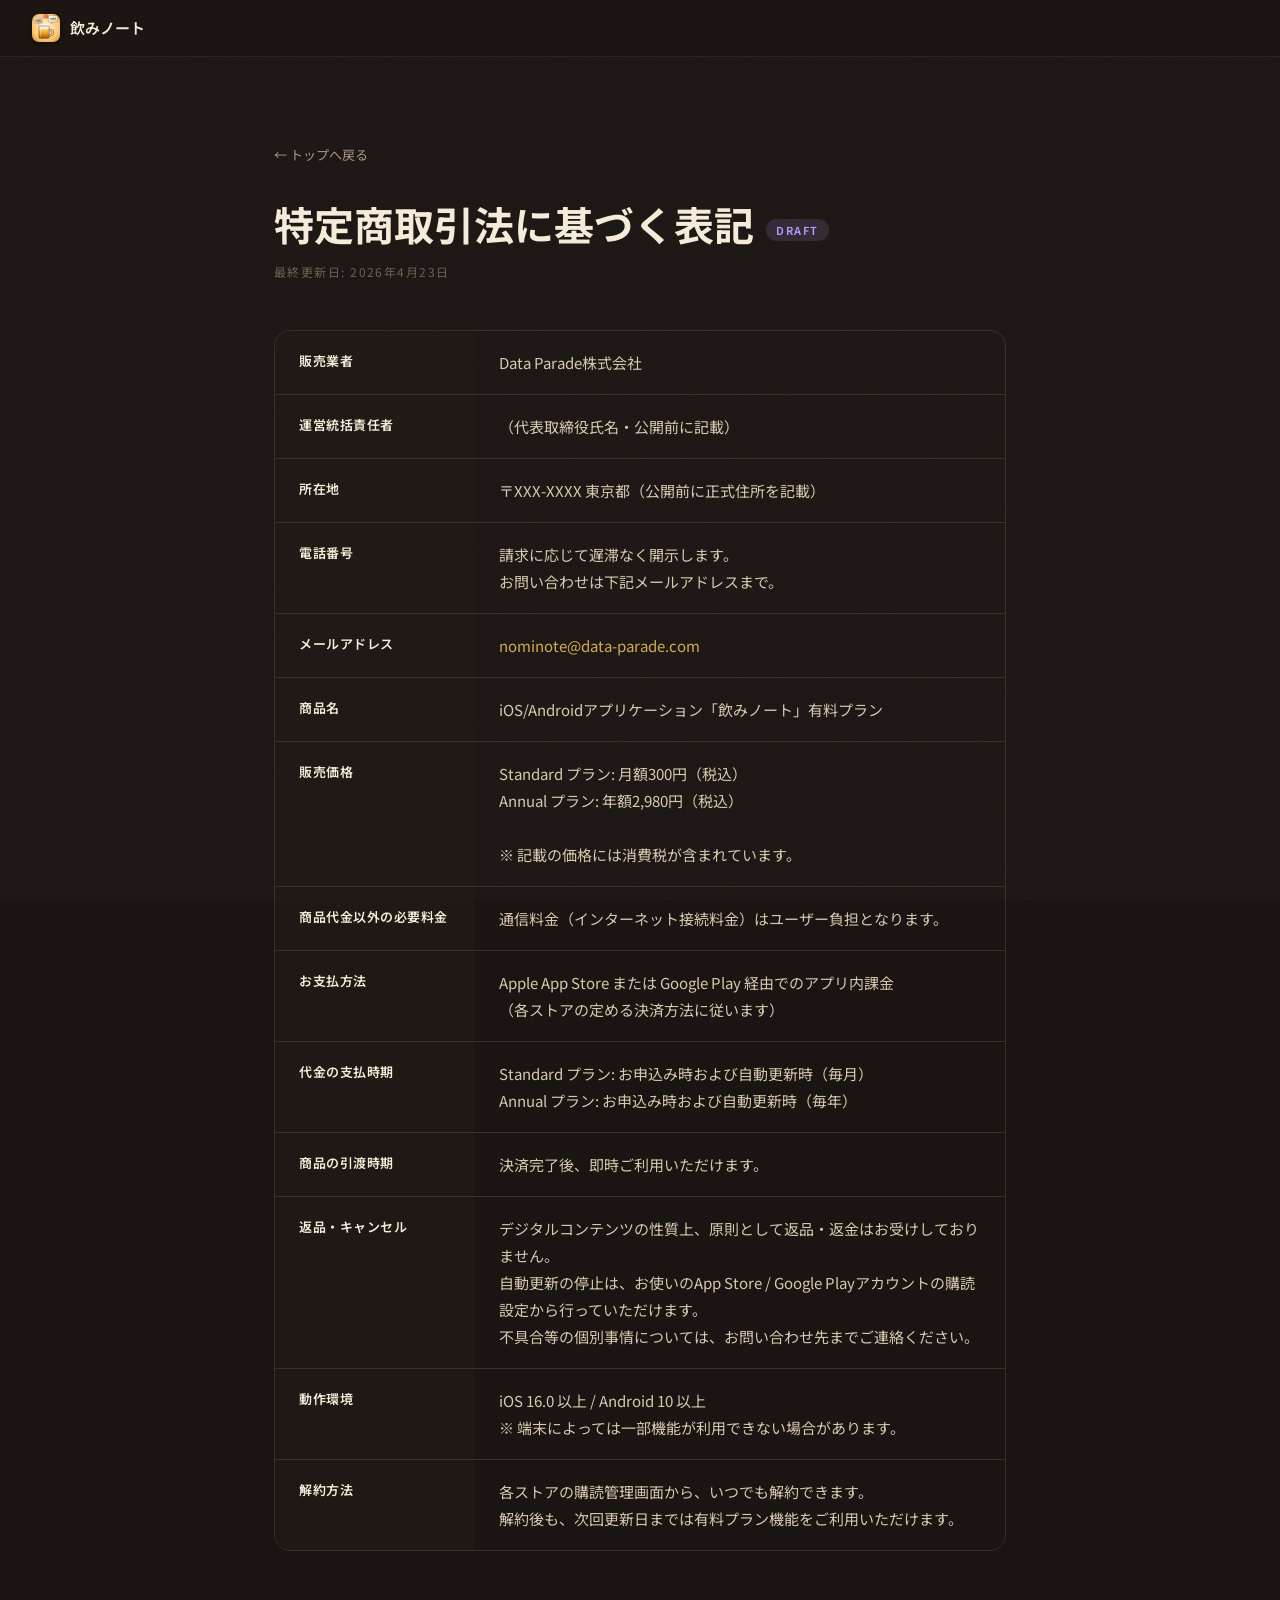
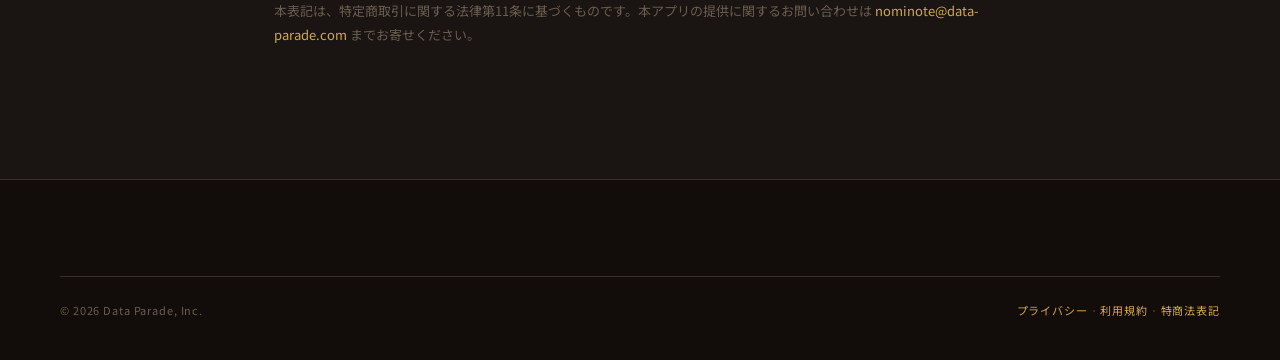
<file: legal.html>
<!doctype html>
<html lang="ja">
<head>
<meta charset="utf-8">
<title>特定商取引法に基づく表記 — 飲みノート</title>
<meta name="viewport" content="width=device-width, initial-scale=1">
<link rel="icon" type="image/png" href="assets/app-icon-official.png">
<link rel="stylesheet" href="assets/nm-tokens.css">
<link rel="stylesheet" href="styles.css">
<style>
.legal-wrap { max-width: 780px; margin: 0 auto; padding: 140px 24px 120px; }
.legal-wrap h1 { font-size: clamp(30px, 4vw, 40px); font-weight: 700; color: var(--nm-fg); margin: 0 0 12px; line-height: 1.3; }
.legal-wrap .meta { font-size: 12px; color: var(--nm-fg-tertiary); letter-spacing: 0.12em; text-transform: uppercase; margin-bottom: 48px; }
.legal-wrap .back { font-size: 13px; color: var(--nm-fg-secondary); margin-bottom: 32px; display: inline-block; }
.legal-wrap .draft { display: inline-block; font-size: 11px; font-weight: 600; letter-spacing: 0.14em; padding: 4px 10px; border-radius: 999px; background: rgba(181,156,255,0.14); color: var(--nm-info); margin-left: 12px; vertical-align: middle; }
.tokusho { border: 1px solid var(--nm-border); border-radius: 16px; overflow: hidden; }
.tokusho dl { margin: 0; display: grid; grid-template-columns: 200px 1fr; }
.tokusho dt, .tokusho dd { padding: 18px 24px; border-bottom: 1px solid var(--nm-border); margin: 0; font-size: 15px; line-height: 1.8; }
.tokusho dt { background: var(--nm-bg-raised); color: var(--nm-fg); font-weight: 600; font-size: 13px; letter-spacing: 0.04em; }
.tokusho dd { color: var(--nm-fg-2); }
.tokusho dl > div:last-child dt, .tokusho dl > div:last-child dd { border-bottom: none; }
.tokusho .row { display: contents; }
@media (max-width: 640px) {
  .tokusho dl { grid-template-columns: 1fr; }
  .tokusho dt { padding: 14px 18px; }
  .tokusho dd { padding: 8px 18px 18px; }
}
</style>
</head>
<body>

<div class="lp-root">
<nav class="lp-nav"><a href="index.html" class="lp-nav__brand"><img src="assets/app-icon-official.png" alt=""><span>飲みノート</span></a></nav>

<main class="legal-wrap">
<a href="index.html" class="back">← トップへ戻る</a>

<h1>特定商取引法に基づく表記<span class="draft">DRAFT</span></h1>
<div class="meta">最終更新日: 2026年4月23日</div>

<div class="tokusho">
<dl>
<div class="row"><dt>販売業者</dt><dd>Data Parade株式会社</dd></div>
<div class="row"><dt>運営統括責任者</dt><dd>（代表取締役氏名・公開前に記載）</dd></div>
<div class="row"><dt>所在地</dt><dd>〒XXX-XXXX 東京都（公開前に正式住所を記載）</dd></div>
<div class="row"><dt>電話番号</dt><dd>請求に応じて遅滞なく開示します。<br>お問い合わせは下記メールアドレスまで。</dd></div>
<div class="row"><dt>メールアドレス</dt><dd><a href="mailto:nominote@data-parade.com">nominote@data-parade.com</a></dd></div>
<div class="row"><dt>商品名</dt><dd>iOS/Androidアプリケーション「飲みノート」有料プラン</dd></div>
<div class="row"><dt>販売価格</dt><dd>
Standard プラン: 月額300円（税込）<br>
Annual プラン: 年額2,980円（税込）<br>
<br>
※ 記載の価格には消費税が含まれています。
</dd></div>
<div class="row"><dt>商品代金以外の必要料金</dt><dd>通信料金（インターネット接続料金）はユーザー負担となります。</dd></div>
<div class="row"><dt>お支払方法</dt><dd>
Apple App Store または Google Play 経由でのアプリ内課金<br>
（各ストアの定める決済方法に従います）
</dd></div>
<div class="row"><dt>代金の支払時期</dt><dd>
Standard プラン: お申込み時および自動更新時（毎月）<br>
Annual プラン: お申込み時および自動更新時（毎年）
</dd></div>
<div class="row"><dt>商品の引渡時期</dt><dd>決済完了後、即時ご利用いただけます。</dd></div>
<div class="row"><dt>返品・キャンセル</dt><dd>
デジタルコンテンツの性質上、原則として返品・返金はお受けしておりません。<br>
自動更新の停止は、お使いのApp Store / Google Playアカウントの購読設定から行っていただけます。<br>
不具合等の個別事情については、お問い合わせ先までご連絡ください。
</dd></div>
<div class="row"><dt>動作環境</dt><dd>
iOS 16.0 以上 / Android 10 以上<br>
※ 端末によっては一部機能が利用できない場合があります。
</dd></div>
<div class="row"><dt>解約方法</dt><dd>
各ストアの購読管理画面から、いつでも解約できます。<br>
解約後も、次回更新日までは有料プラン機能をご利用いただけます。
</dd></div>
</dl>
</div>

<p style="margin-top:48px;font-size:13px;color:var(--nm-fg-tertiary);line-height:1.8;">
本表記は、特定商取引に関する法律第11条に基づくものです。本アプリの提供に関するお問い合わせは <a href="mailto:nominote@data-parade.com">nominote@data-parade.com</a> までお寄せください。
</p>

</main>

<footer class="lp-footer">
  <div class="lp-footer__bottom">
    <span>© 2026 Data Parade, Inc.</span>
    <span><a href="privacy.html">プライバシー</a> · <a href="terms.html">利用規約</a> · <a href="legal.html">特商法表記</a></span>
  </div>
</footer>
</div>
</body>
</html>
</file>
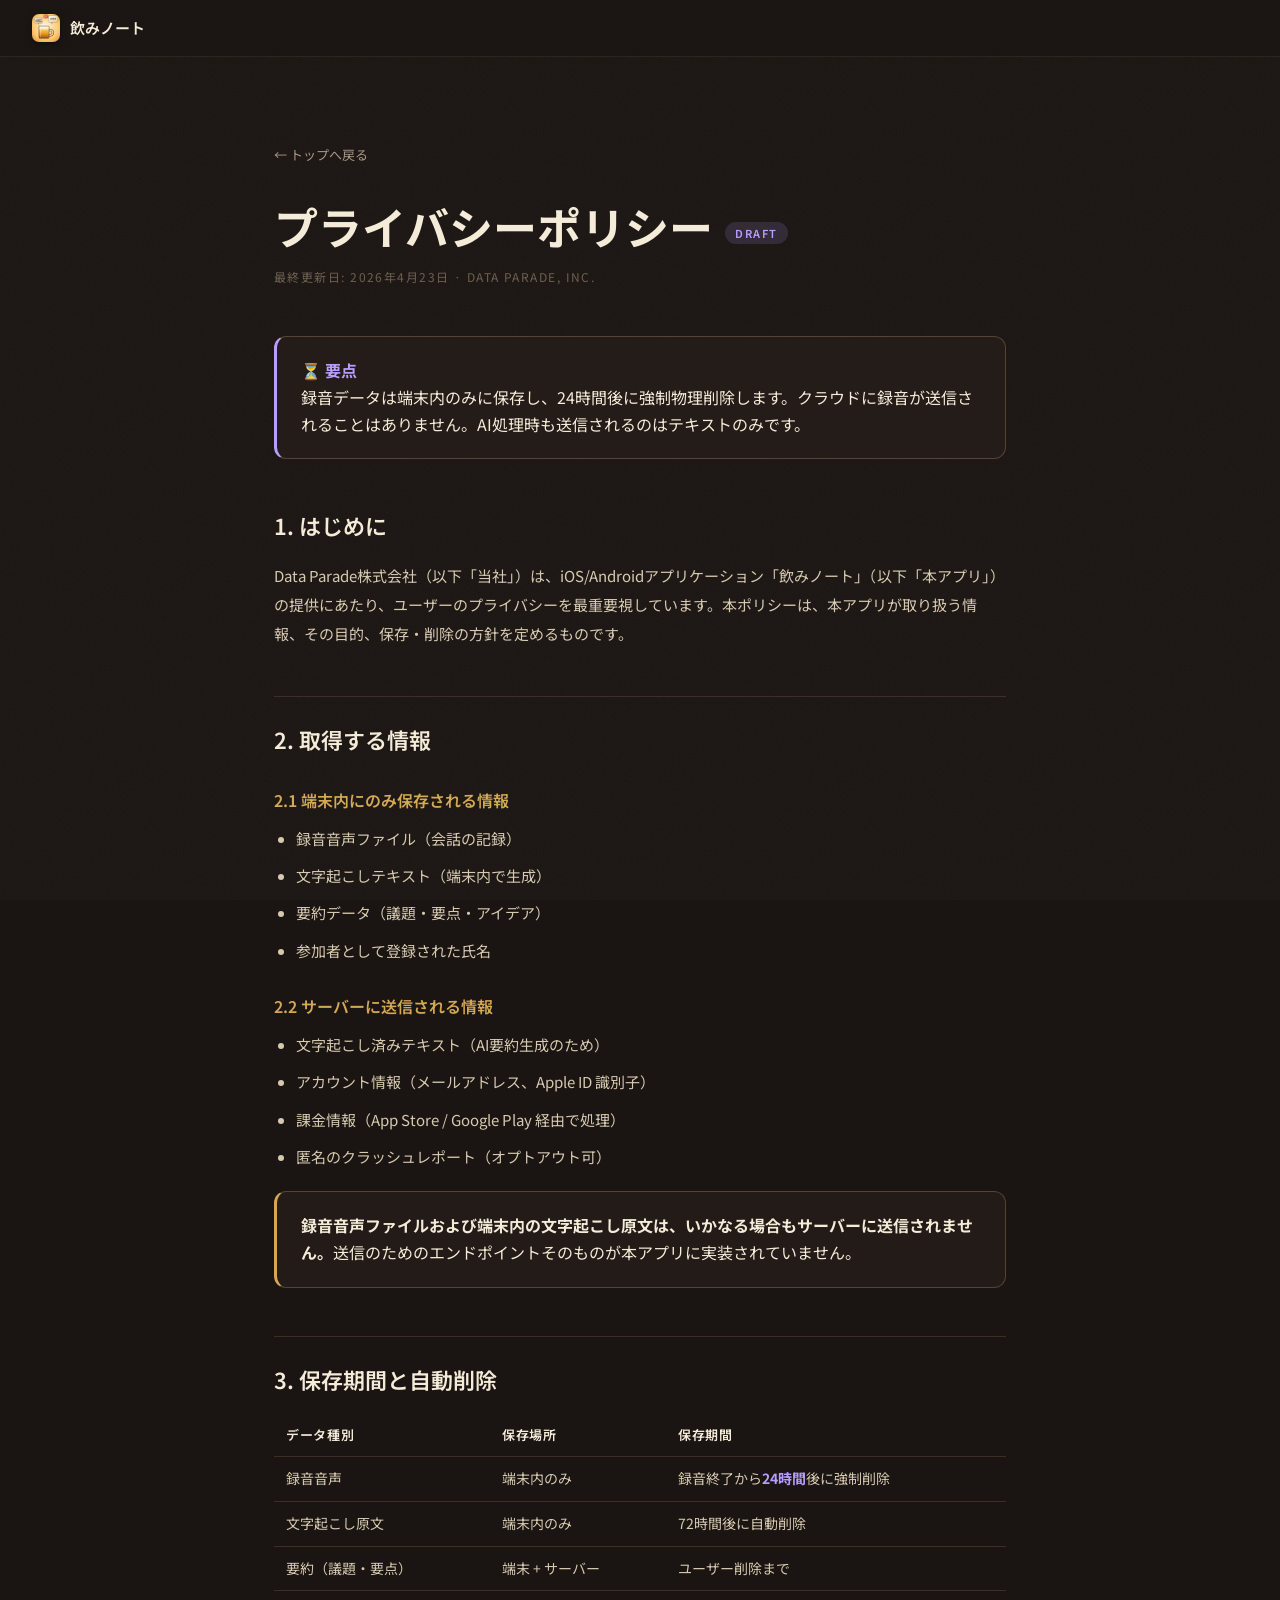
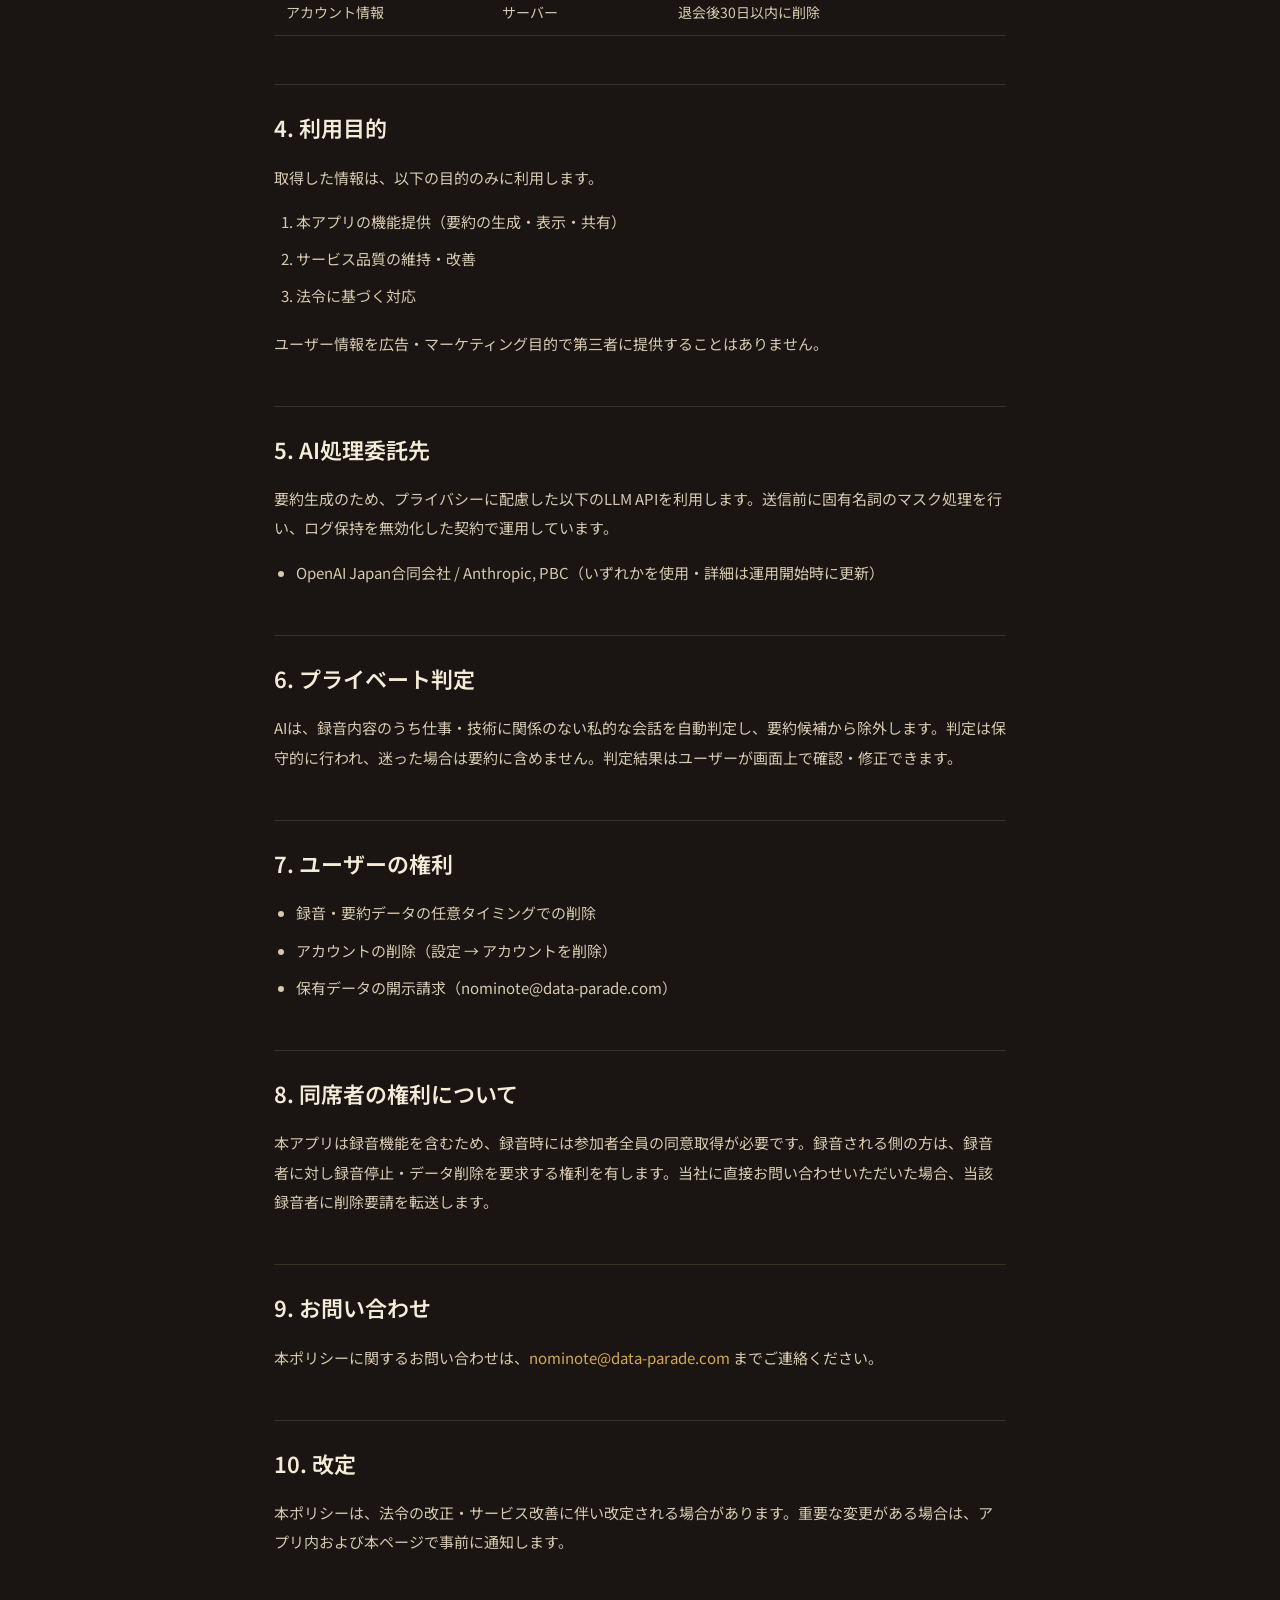
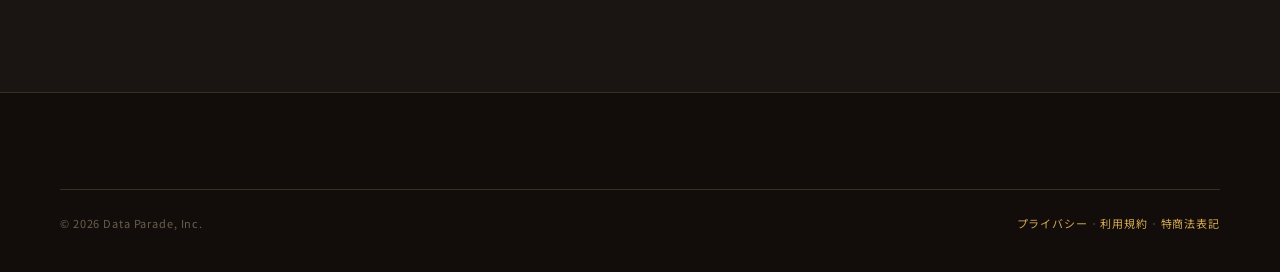
<file: privacy.html>
<!doctype html>
<html lang="ja">
<head>
<meta charset="utf-8">
<title>プライバシーポリシー — 飲みノート</title>
<meta name="viewport" content="width=device-width, initial-scale=1">
<meta name="description" content="飲みノートのプライバシーポリシー。録音は端末内のみ、24時間後に自動削除します。">
<link rel="icon" type="image/png" href="assets/app-icon-official.png">
<link rel="stylesheet" href="assets/nm-tokens.css">
<link rel="stylesheet" href="styles.css">
<style>
.legal-wrap { max-width: 780px; margin: 0 auto; padding: 140px 24px 120px; }
.legal-wrap h1 { font-size: clamp(32px, 4vw, 44px); font-weight: 700; color: var(--nm-fg); margin: 0 0 12px; line-height: 1.3; }
.legal-wrap .meta { font-size: 12px; color: var(--nm-fg-tertiary); letter-spacing: 0.12em; text-transform: uppercase; margin-bottom: 48px; }
.legal-wrap h2 { font-size: 22px; font-weight: 600; color: var(--nm-fg); margin: 48px 0 16px; padding-top: 24px; border-top: 1px solid var(--nm-border); }
.legal-wrap h2:first-of-type { border-top: none; padding-top: 0; }
.legal-wrap h3 { font-size: 16px; font-weight: 600; color: var(--nm-gold); margin: 28px 0 10px; }
.legal-wrap p, .legal-wrap li { font-size: 15px; line-height: 1.95; color: var(--nm-fg-2); }
.legal-wrap ul, .legal-wrap ol { padding-left: 22px; margin: 10px 0 18px; }
.legal-wrap li { margin-bottom: 8px; }
.legal-wrap .callout { background: var(--nm-surface); border: 1px solid var(--nm-border-strong); border-left: 3px solid var(--nm-gold); border-radius: 12px; padding: 20px 24px; margin: 20px 0; }
.legal-wrap .callout.info { border-left-color: var(--nm-info); }
.legal-wrap .back { font-size: 13px; color: var(--nm-fg-secondary); margin-bottom: 32px; display: inline-block; }
.legal-wrap .draft { display: inline-block; font-size: 11px; font-weight: 600; letter-spacing: 0.14em; padding: 4px 10px; border-radius: 999px; background: rgba(181,156,255,0.14); color: var(--nm-info); margin-left: 12px; vertical-align: middle; }
table { width: 100%; border-collapse: collapse; margin: 12px 0 20px; font-size: 14px; }
table th, table td { text-align: left; padding: 10px 12px; border-bottom: 1px solid var(--nm-border); color: var(--nm-fg-2); }
table th { color: var(--nm-fg); font-weight: 600; font-size: 13px; letter-spacing: 0.05em; }
</style>
</head>
<body>

<div class="lp-root">
<nav class="lp-nav"><a href="index.html" class="lp-nav__brand"><img src="assets/app-icon-official.png" alt=""><span>飲みノート</span></a></nav>

<main class="legal-wrap">
<a href="index.html" class="back">← トップへ戻る</a>

<h1>プライバシーポリシー<span class="draft">DRAFT</span></h1>
<div class="meta">最終更新日: 2026年4月23日 · Data Parade, Inc.</div>

<div class="callout info">
<strong style="color:var(--nm-info);">⏳ 要点</strong><br>
録音データは端末内のみに保存し、24時間後に強制物理削除します。クラウドに録音が送信されることはありません。AI処理時も送信されるのはテキストのみです。
</div>

<h2>1. はじめに</h2>
<p>Data Parade株式会社（以下「当社」）は、iOS/Androidアプリケーション「飲みノート」（以下「本アプリ」）の提供にあたり、ユーザーのプライバシーを最重要視しています。本ポリシーは、本アプリが取り扱う情報、その目的、保存・削除の方針を定めるものです。</p>

<h2>2. 取得する情報</h2>
<h3>2.1 端末内にのみ保存される情報</h3>
<ul>
<li>録音音声ファイル（会話の記録）</li>
<li>文字起こしテキスト（端末内で生成）</li>
<li>要約データ（議題・要点・アイデア）</li>
<li>参加者として登録された氏名</li>
</ul>

<h3>2.2 サーバーに送信される情報</h3>
<ul>
<li>文字起こし済みテキスト（AI要約生成のため）</li>
<li>アカウント情報（メールアドレス、Apple ID 識別子）</li>
<li>課金情報（App Store / Google Play 経由で処理）</li>
<li>匿名のクラッシュレポート（オプトアウト可）</li>
</ul>

<div class="callout">
<strong>録音音声ファイルおよび端末内の文字起こし原文は、いかなる場合もサーバーに送信されません。</strong>送信のためのエンドポイントそのものが本アプリに実装されていません。
</div>

<h2>3. 保存期間と自動削除</h2>
<table>
<tr><th>データ種別</th><th>保存場所</th><th>保存期間</th></tr>
<tr><td>録音音声</td><td>端末内のみ</td><td>録音終了から<strong style="color:var(--nm-info);">24時間</strong>後に強制削除</td></tr>
<tr><td>文字起こし原文</td><td>端末内のみ</td><td>72時間後に自動削除</td></tr>
<tr><td>要約（議題・要点）</td><td>端末 + サーバー</td><td>ユーザー削除まで</td></tr>
<tr><td>アカウント情報</td><td>サーバー</td><td>退会後30日以内に削除</td></tr>
</table>

<h2>4. 利用目的</h2>
<p>取得した情報は、以下の目的のみに利用します。</p>
<ol>
<li>本アプリの機能提供（要約の生成・表示・共有）</li>
<li>サービス品質の維持・改善</li>
<li>法令に基づく対応</li>
</ol>
<p>ユーザー情報を広告・マーケティング目的で第三者に提供することはありません。</p>

<h2>5. AI処理委託先</h2>
<p>要約生成のため、プライバシーに配慮した以下のLLM APIを利用します。送信前に固有名詞のマスク処理を行い、ログ保持を無効化した契約で運用しています。</p>
<ul>
<li>OpenAI Japan合同会社 / Anthropic, PBC（いずれかを使用・詳細は運用開始時に更新）</li>
</ul>

<h2>6. プライベート判定</h2>
<p>AIは、録音内容のうち仕事・技術に関係のない私的な会話を自動判定し、要約候補から除外します。判定は保守的に行われ、迷った場合は要約に含めません。判定結果はユーザーが画面上で確認・修正できます。</p>

<h2>7. ユーザーの権利</h2>
<ul>
<li>録音・要約データの任意タイミングでの削除</li>
<li>アカウントの削除（設定 → アカウントを削除）</li>
<li>保有データの開示請求（nominote@data-parade.com）</li>
</ul>

<h2>8. 同席者の権利について</h2>
<p>本アプリは録音機能を含むため、録音時には参加者全員の同意取得が必要です。録音される側の方は、録音者に対し録音停止・データ削除を要求する権利を有します。当社に直接お問い合わせいただいた場合、当該録音者に削除要請を転送します。</p>

<h2>9. お問い合わせ</h2>
<p>本ポリシーに関するお問い合わせは、<a href="mailto:nominote@data-parade.com">nominote@data-parade.com</a> までご連絡ください。</p>

<h2>10. 改定</h2>
<p>本ポリシーは、法令の改正・サービス改善に伴い改定される場合があります。重要な変更がある場合は、アプリ内および本ページで事前に通知します。</p>

</main>

<footer class="lp-footer">
  <div class="lp-footer__bottom">
    <span>© 2026 Data Parade, Inc.</span>
    <span><a href="privacy.html">プライバシー</a> · <a href="terms.html">利用規約</a> · <a href="legal.html">特商法表記</a></span>
  </div>
</footer>
</div>
</body>
</html>
</file>
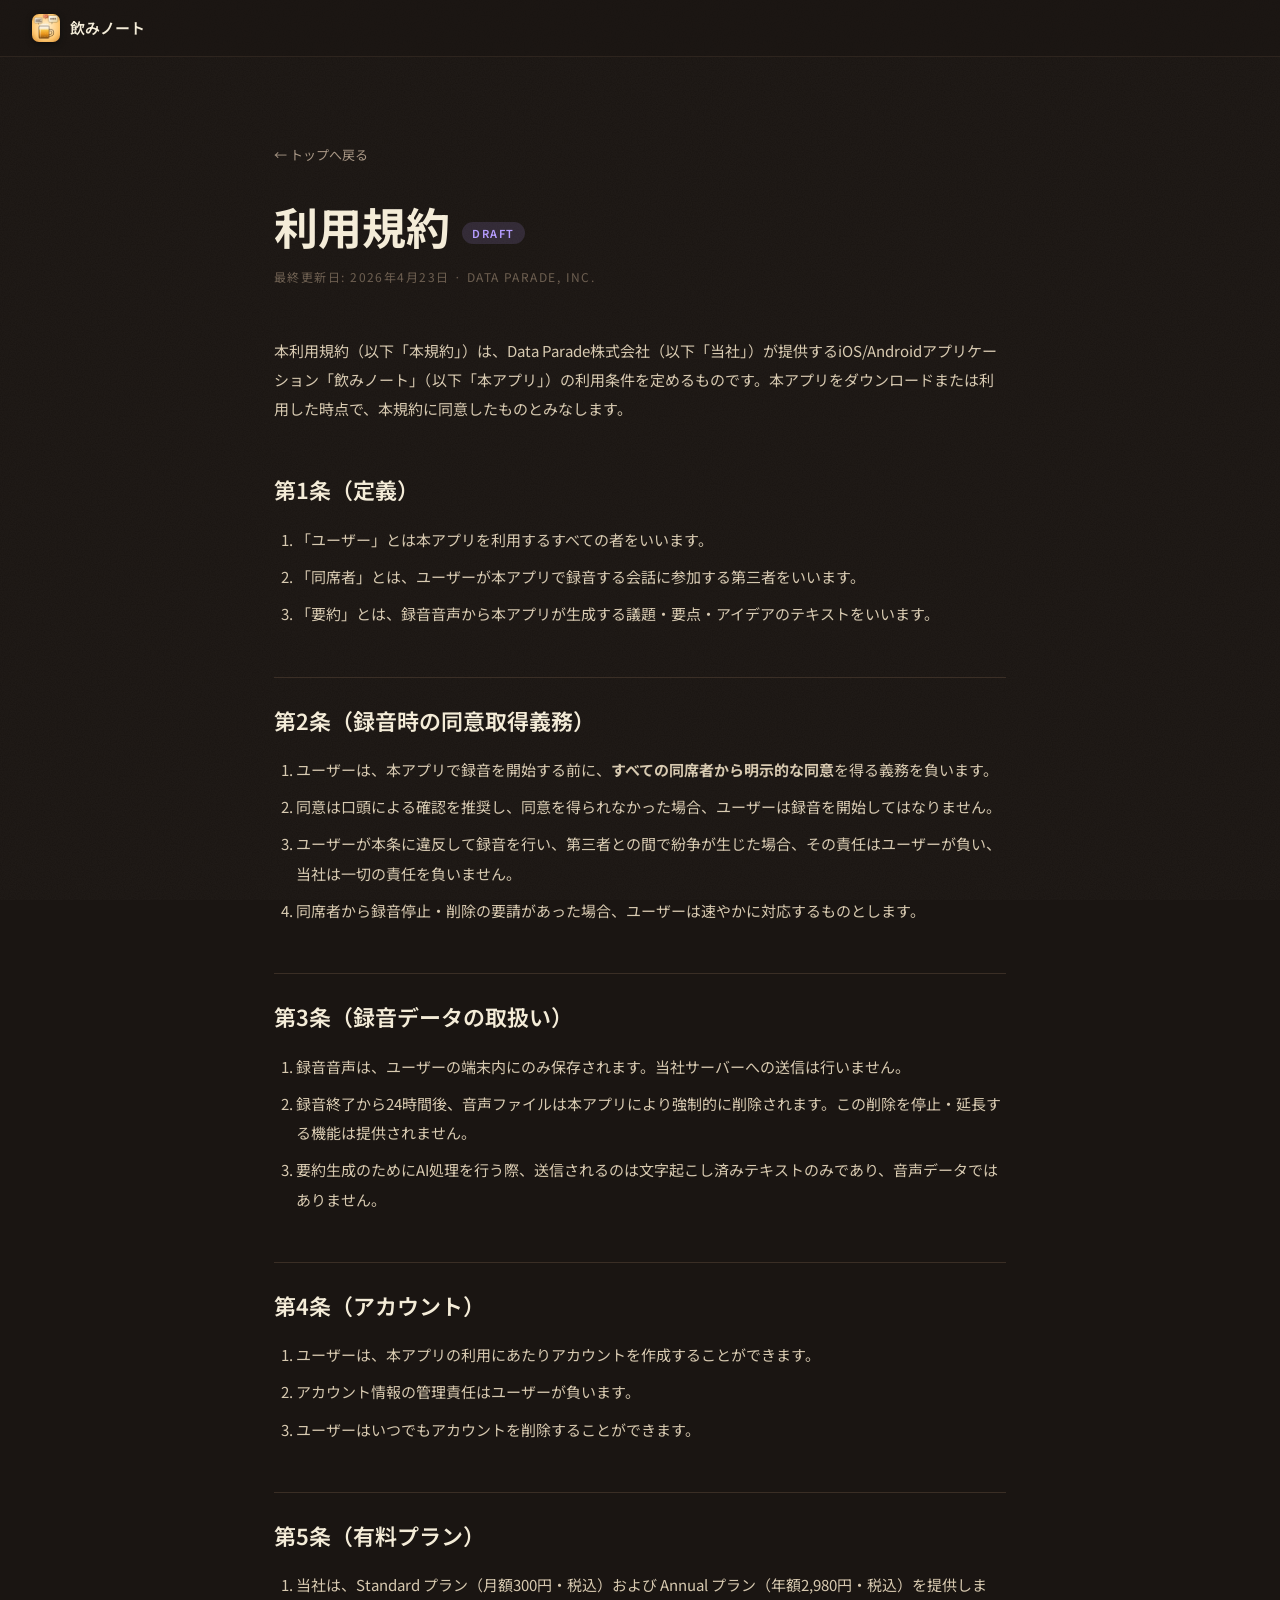
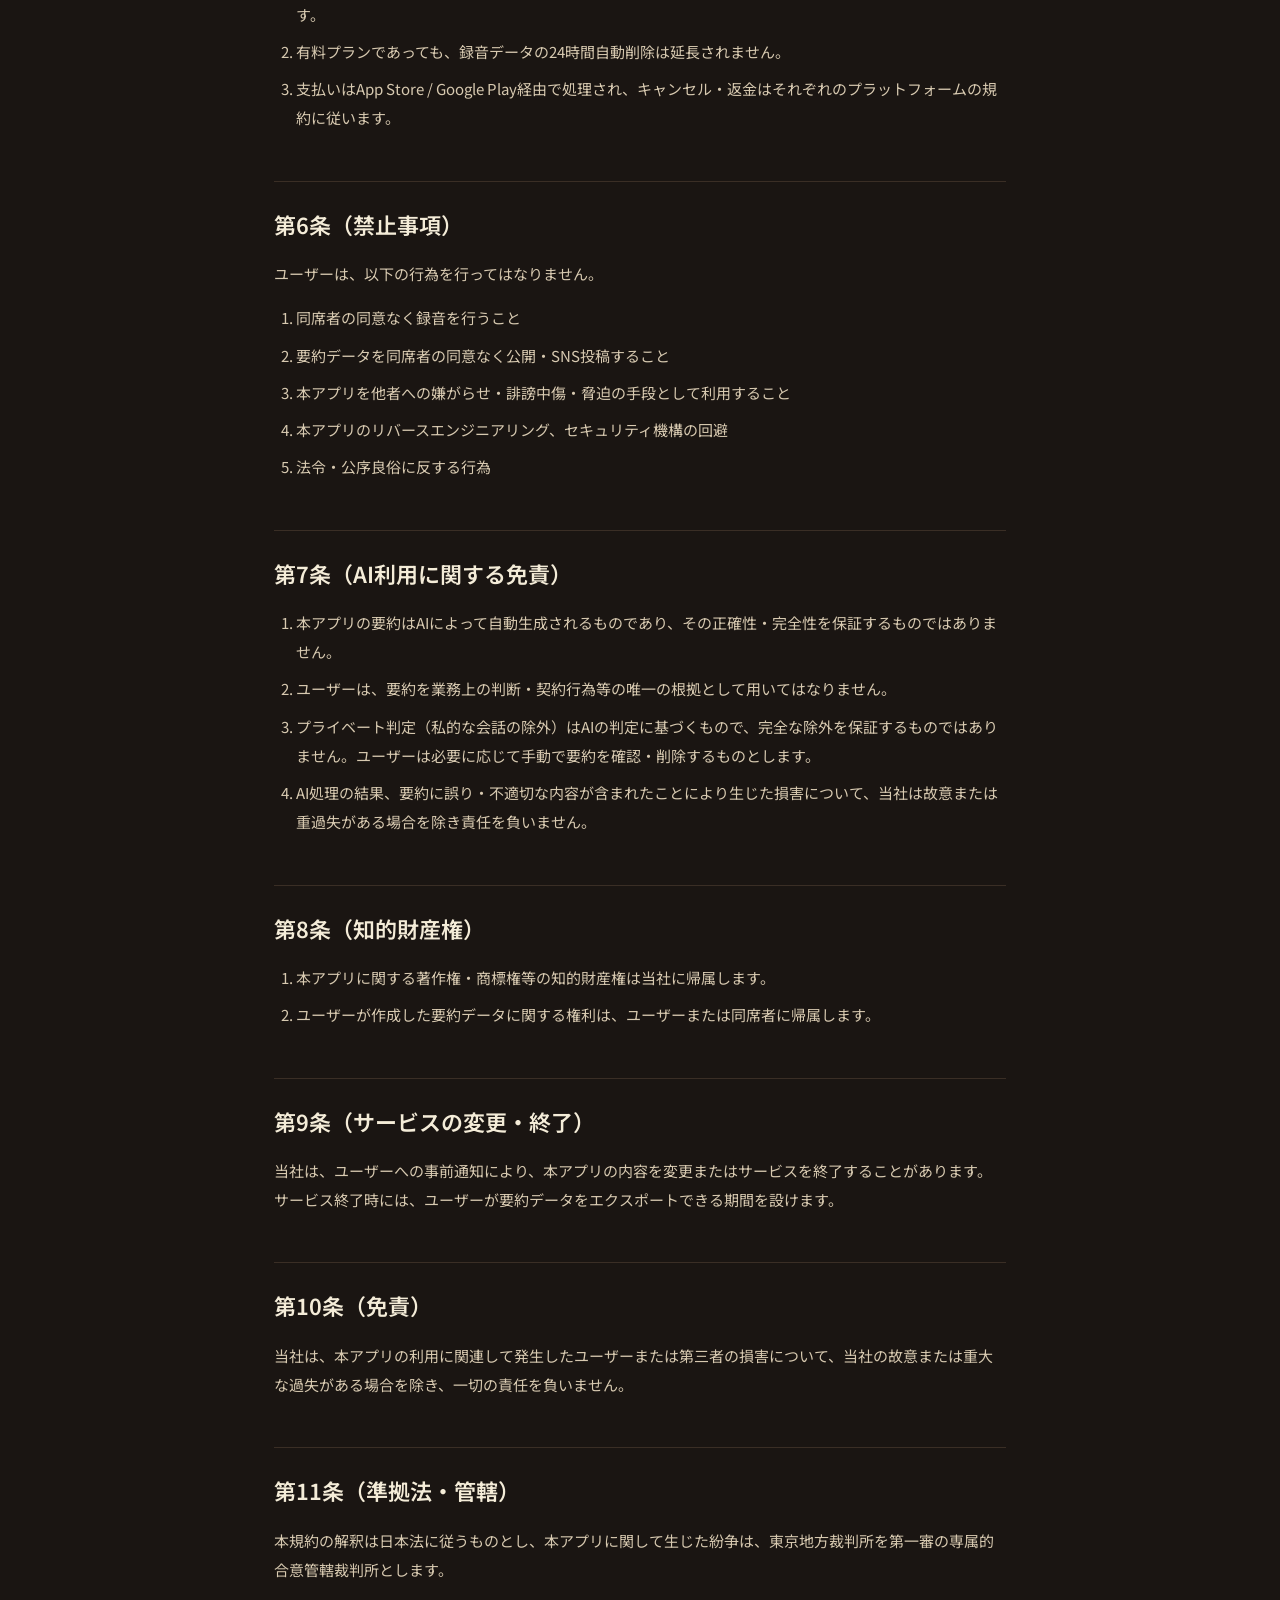
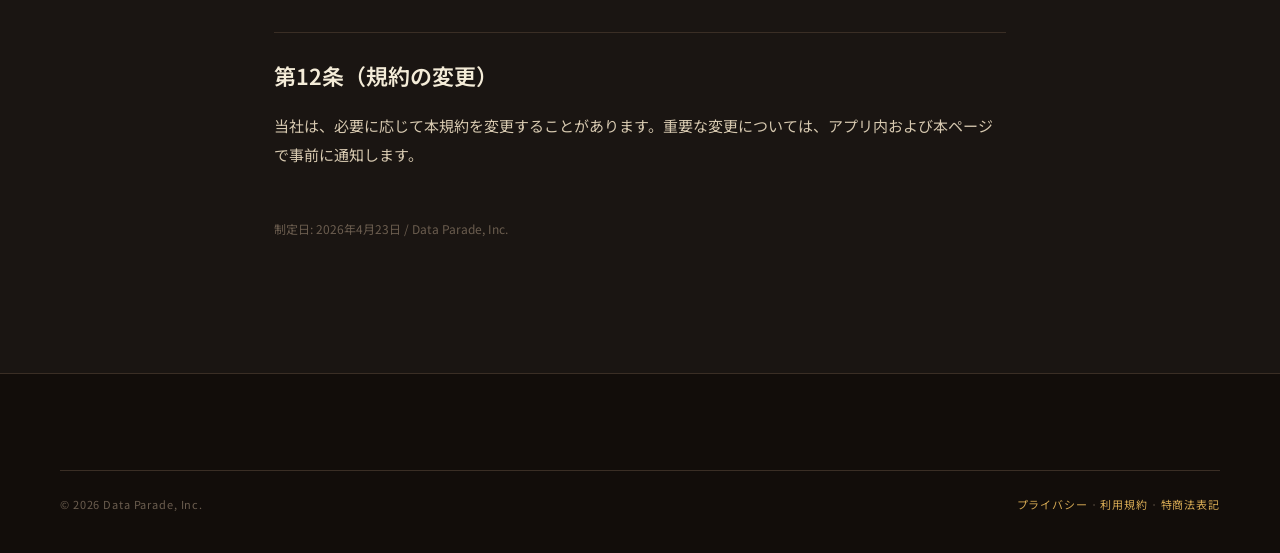
<file: terms.html>
<!doctype html>
<html lang="ja">
<head>
<meta charset="utf-8">
<title>利用規約 — 飲みノート</title>
<meta name="viewport" content="width=device-width, initial-scale=1">
<link rel="icon" type="image/png" href="assets/app-icon-official.png">
<link rel="stylesheet" href="assets/nm-tokens.css">
<link rel="stylesheet" href="styles.css">
<style>
.legal-wrap { max-width: 780px; margin: 0 auto; padding: 140px 24px 120px; }
.legal-wrap h1 { font-size: clamp(32px, 4vw, 44px); font-weight: 700; color: var(--nm-fg); margin: 0 0 12px; line-height: 1.3; }
.legal-wrap .meta { font-size: 12px; color: var(--nm-fg-tertiary); letter-spacing: 0.12em; text-transform: uppercase; margin-bottom: 48px; }
.legal-wrap h2 { font-size: 22px; font-weight: 600; color: var(--nm-fg); margin: 48px 0 16px; padding-top: 24px; border-top: 1px solid var(--nm-border); }
.legal-wrap h2:first-of-type { border-top: none; padding-top: 0; }
.legal-wrap h3 { font-size: 16px; font-weight: 600; color: var(--nm-gold); margin: 24px 0 10px; }
.legal-wrap p, .legal-wrap li { font-size: 15px; line-height: 1.95; color: var(--nm-fg-2); }
.legal-wrap ol, .legal-wrap ul { padding-left: 22px; margin: 10px 0 18px; }
.legal-wrap li { margin-bottom: 8px; }
.legal-wrap .callout { background: var(--nm-surface); border: 1px solid var(--nm-border-strong); border-left: 3px solid var(--nm-gold); border-radius: 12px; padding: 20px 24px; margin: 20px 0; }
.legal-wrap .back { font-size: 13px; color: var(--nm-fg-secondary); margin-bottom: 32px; display: inline-block; }
.legal-wrap .draft { display: inline-block; font-size: 11px; font-weight: 600; letter-spacing: 0.14em; padding: 4px 10px; border-radius: 999px; background: rgba(181,156,255,0.14); color: var(--nm-info); margin-left: 12px; vertical-align: middle; }
</style>
</head>
<body>

<div class="lp-root">
<nav class="lp-nav"><a href="index.html" class="lp-nav__brand"><img src="assets/app-icon-official.png" alt=""><span>飲みノート</span></a></nav>

<main class="legal-wrap">
<a href="index.html" class="back">← トップへ戻る</a>

<h1>利用規約<span class="draft">DRAFT</span></h1>
<div class="meta">最終更新日: 2026年4月23日 · Data Parade, Inc.</div>

<p>本利用規約（以下「本規約」）は、Data Parade株式会社（以下「当社」）が提供するiOS/Androidアプリケーション「飲みノート」（以下「本アプリ」）の利用条件を定めるものです。本アプリをダウンロードまたは利用した時点で、本規約に同意したものとみなします。</p>

<h2>第1条（定義）</h2>
<ol>
<li>「ユーザー」とは本アプリを利用するすべての者をいいます。</li>
<li>「同席者」とは、ユーザーが本アプリで録音する会話に参加する第三者をいいます。</li>
<li>「要約」とは、録音音声から本アプリが生成する議題・要点・アイデアのテキストをいいます。</li>
</ol>

<h2>第2条（録音時の同意取得義務）</h2>
<ol>
<li>ユーザーは、本アプリで録音を開始する前に、<strong>すべての同席者から明示的な同意</strong>を得る義務を負います。</li>
<li>同意は口頭による確認を推奨し、同意を得られなかった場合、ユーザーは録音を開始してはなりません。</li>
<li>ユーザーが本条に違反して録音を行い、第三者との間で紛争が生じた場合、その責任はユーザーが負い、当社は一切の責任を負いません。</li>
<li>同席者から録音停止・削除の要請があった場合、ユーザーは速やかに対応するものとします。</li>
</ol>

<h2>第3条（録音データの取扱い）</h2>
<ol>
<li>録音音声は、ユーザーの端末内にのみ保存されます。当社サーバーへの送信は行いません。</li>
<li>録音終了から24時間後、音声ファイルは本アプリにより強制的に削除されます。この削除を停止・延長する機能は提供されません。</li>
<li>要約生成のためにAI処理を行う際、送信されるのは文字起こし済みテキストのみであり、音声データではありません。</li>
</ol>

<h2>第4条（アカウント）</h2>
<ol>
<li>ユーザーは、本アプリの利用にあたりアカウントを作成することができます。</li>
<li>アカウント情報の管理責任はユーザーが負います。</li>
<li>ユーザーはいつでもアカウントを削除することができます。</li>
</ol>

<h2>第5条（有料プラン）</h2>
<ol>
<li>当社は、Standard プラン（月額300円・税込）および Annual プラン（年額2,980円・税込）を提供します。</li>
<li>有料プランであっても、録音データの24時間自動削除は延長されません。</li>
<li>支払いはApp Store / Google Play経由で処理され、キャンセル・返金はそれぞれのプラットフォームの規約に従います。</li>
</ol>

<h2>第6条（禁止事項）</h2>
<p>ユーザーは、以下の行為を行ってはなりません。</p>
<ol>
<li>同席者の同意なく録音を行うこと</li>
<li>要約データを同席者の同意なく公開・SNS投稿すること</li>
<li>本アプリを他者への嫌がらせ・誹謗中傷・脅迫の手段として利用すること</li>
<li>本アプリのリバースエンジニアリング、セキュリティ機構の回避</li>
<li>法令・公序良俗に反する行為</li>
</ol>

<h2>第7条（AI利用に関する免責）</h2>
<ol>
<li>本アプリの要約はAIによって自動生成されるものであり、その正確性・完全性を保証するものではありません。</li>
<li>ユーザーは、要約を業務上の判断・契約行為等の唯一の根拠として用いてはなりません。</li>
<li>プライベート判定（私的な会話の除外）はAIの判定に基づくもので、完全な除外を保証するものではありません。ユーザーは必要に応じて手動で要約を確認・削除するものとします。</li>
<li>AI処理の結果、要約に誤り・不適切な内容が含まれたことにより生じた損害について、当社は故意または重過失がある場合を除き責任を負いません。</li>
</ol>

<h2>第8条（知的財産権）</h2>
<ol>
<li>本アプリに関する著作権・商標権等の知的財産権は当社に帰属します。</li>
<li>ユーザーが作成した要約データに関する権利は、ユーザーまたは同席者に帰属します。</li>
</ol>

<h2>第9条（サービスの変更・終了）</h2>
<p>当社は、ユーザーへの事前通知により、本アプリの内容を変更またはサービスを終了することがあります。サービス終了時には、ユーザーが要約データをエクスポートできる期間を設けます。</p>

<h2>第10条（免責）</h2>
<p>当社は、本アプリの利用に関連して発生したユーザーまたは第三者の損害について、当社の故意または重大な過失がある場合を除き、一切の責任を負いません。</p>

<h2>第11条（準拠法・管轄）</h2>
<p>本規約の解釈は日本法に従うものとし、本アプリに関して生じた紛争は、東京地方裁判所を第一審の専属的合意管轄裁判所とします。</p>

<h2>第12条（規約の変更）</h2>
<p>当社は、必要に応じて本規約を変更することがあります。重要な変更については、アプリ内および本ページで事前に通知します。</p>

<p style="margin-top:48px;font-size:12px;color:var(--nm-fg-tertiary);">制定日: 2026年4月23日 / Data Parade, Inc.</p>

</main>

<footer class="lp-footer">
  <div class="lp-footer__bottom">
    <span>© 2026 Data Parade, Inc.</span>
    <span><a href="privacy.html">プライバシー</a> · <a href="terms.html">利用規約</a> · <a href="legal.html">特商法表記</a></span>
  </div>
</footer>
</div>
</body>
</html>
</file>
<file: assets/nm-tokens.css>
/* =========================================================================
   飲みノート (Nominote) — Design Tokens
   Colors, typography, spacing, radius, shadow, motion
   ========================================================================= */

/* ---------- Fonts (Google Fonts fallback for Hiragino) ---------- */
@import url('https://fonts.googleapis.com/css2?family=Noto+Sans+JP:wght@300;400;500;600;700&family=Noto+Serif+JP:wght@400;500;600&family=Cormorant+Garamond:ital,wght@0,400;0,500;0,600;1,400&family=JetBrains+Mono:wght@400;500&display=swap');

:root {
  /* =========================================================================
     COLOR TOKENS
     ========================================================================= */

  /* Base — backgrounds, surfaces */
  --nm-bg:            #1a1512;   /* app background — deep burnt brown */
  --nm-bg-raised:    #1f1915;   /* raised region (nav bar, section) */
  --nm-surface:      #231b17;   /* card fill */
  --nm-surface-2:    #2a211c;   /* hovered / elevated card */
  --nm-surface-3:    #332720;   /* pressed state */
  --nm-overlay:      rgba(10, 7, 5, 0.64);   /* modal backdrop */
  --nm-glass-fill:   rgba(26, 21, 18, 0.72); /* glassmorphism fill */

  /* Icon background — the warm amber of the app icon */
  --nm-amber:        #e8a545;   /* app-icon background */
  --nm-amber-hi:     #f4c876;   /* app-icon top (gradient) */
  --nm-amber-lo:     #d88a1a;   /* app-icon bottom (gradient) */
  --nm-cream:        #f0e4cd;   /* speech-bubble cream */
  --nm-beer:         #e4a94a;   /* beer fill */
  --nm-foam:         #f8f0d8;   /* beer foam */
  --nm-ink:          #3a2416;   /* outline brown (icon strokes) */

  /* Lines & edges */
  --nm-border:        #3a2e25;   /* hairline border on cards */
  --nm-border-strong: #544234;   /* emphasized border */
  --nm-divider:       #2a211c;   /* list dividers */
  --nm-inner-hi:      rgba(255, 240, 210, 0.04); /* inner top highlight */

  /* Accent — gold */
  --nm-gold:         #d4a853;   /* primary accent (aged gold) */
  --nm-gold-hover:   #e0b866;   /* hovered gold */
  --nm-gold-press:   #b8913f;   /* pressed gold */
  --nm-gold-deep:    #8a6d2e;   /* secondary / muted gold */
  --nm-gold-soft:    rgba(212, 168, 83, 0.12); /* gold wash / tint */
  --nm-gold-glow:    rgba(212, 168, 83, 0.06); /* ambient lantern glow */

  /* Text */
  --nm-fg:           #f4ecd8;   /* primary text — warm off-white */
  --nm-fg-2:         #d7c9b0;   /* slightly muted primary */
  --nm-fg-secondary: #a89684;   /* secondary text */
  --nm-fg-tertiary:  #6b5d4f;   /* tertiary / hint text */
  --nm-fg-disabled:  #4a3e33;   /* disabled */
  --nm-fg-on-gold:   #1a1512;   /* text on gold fills */

  /* Semantic — calibrated to match screenshots */
  --nm-success:      #6fa77a;   /* mint (要約完了 pill) */
  --nm-success-soft: rgba(111,167,122,0.16);
  --nm-warning:      #c4873a;   /* amber */
  --nm-danger:       #d85a5a;   /* ログアウト / 削除 red */
  --nm-info:         #b59cff;   /* soft lavender (24h自動削除) */
  --nm-info-soft:    rgba(181,156,255,0.14);

  /* Record / live state */
  --nm-rec:          #c4553c;   /* recording indicator */

  /* =========================================================================
     TYPOGRAPHY
     ========================================================================= */

  --nm-font-jp:     'Hiragino Sans', 'ヒラギノ角ゴ ProN', 'Hiragino Kaku Gothic ProN',
                    'Noto Sans JP', system-ui, sans-serif;
  --nm-font-serif:  'Cormorant Garamond', 'Noto Serif JP', 'Hiragino Mincho ProN',
                    'ヒラギノ明朝 ProN', serif;
  --nm-font-mono:   'JetBrains Mono', 'SF Mono', ui-monospace, Menlo, monospace;

  /* Type scale (px at 1x) */
  --nm-fs-display:  34px;  /* hero numerals, onboarding title */
  --nm-fs-h1:       28px;  /* screen title */
  --nm-fs-h2:       22px;  /* section header */
  --nm-fs-h3:       18px;  /* card title */
  --nm-fs-body:     16px;  /* body copy */
  --nm-fs-body-sm:  15px;  /* dense body (list items) */
  --nm-fs-caption:  13px;  /* captions, metadata */
  --nm-fs-micro:    11px;  /* tab bar labels, badges */

  /* Line heights — Japanese needs generous leading */
  --nm-lh-tight:    1.3;
  --nm-lh-snug:     1.45;
  --nm-lh-normal:   1.7;
  --nm-lh-loose:    1.9;

  /* Letter spacing — Japanese is generally 0; Latin numerals get a touch */
  --nm-tracking-jp: 0.02em;
  --nm-tracking-en: 0;
  --nm-tracking-caps: 0.08em;

  /* Font weights */
  --nm-fw-regular:  400;
  --nm-fw-medium:   500;
  --nm-fw-semibold: 600;
  --nm-fw-bold:     700;

  /* =========================================================================
     SPACING (8pt grid, tap targets respected)
     ========================================================================= */

  --nm-s-1:   4px;
  --nm-s-2:   8px;
  --nm-s-3:  12px;
  --nm-s-4:  16px;
  --nm-s-5:  20px;   /* default gutter */
  --nm-s-6:  24px;
  --nm-s-7:  32px;
  --nm-s-8:  40px;
  --nm-s-9:  48px;
  --nm-s-10: 64px;
  --nm-s-11: 80px;

  /* Min tap target */
  --nm-tap: 44px;

  /* =========================================================================
     RADIUS
     ========================================================================= */
  --nm-r-sm:   8px;
  --nm-r-md:  12px;
  --nm-r-lg:  14px;
  --nm-r-xl:  16px;   /* default card */
  --nm-r-2xl: 20px;
  --nm-r-3xl: 24px;   /* modal sheet top */
  --nm-r-pill: 999px;

  /* =========================================================================
     SHADOWS & ELEVATION
     ========================================================================= */
  --nm-shadow-0: none;
  --nm-shadow-1: 0 1px 2px rgba(0, 0, 0, 0.4);
  --nm-shadow-2: 0 1px 2px rgba(0, 0, 0, 0.4),
                 0 8px 24px rgba(0, 0, 0, 0.25);
  --nm-shadow-3: 0 2px 4px rgba(0, 0, 0, 0.45),
                 0 16px 40px rgba(0, 0, 0, 0.35);
  --nm-shadow-gold: 0 0 0 4px rgba(212, 168, 83, 0.16);

  /* =========================================================================
     MOTION
     ========================================================================= */
  --nm-ease:         cubic-bezier(0.32, 0.72, 0, 1);
  --nm-ease-out:     cubic-bezier(0.16, 1, 0.3, 1);
  --nm-ease-in:      cubic-bezier(0.7, 0, 0.84, 0);

  --nm-dur-instant:  120ms;
  --nm-dur-fast:     200ms;
  --nm-dur-base:     280ms;
  --nm-dur-slow:     480ms;
  --nm-dur-breath:   2400ms;  /* record pulse */

  /* =========================================================================
     BLUR
     ========================================================================= */
  --nm-blur-glass: blur(24px) saturate(1.2);
  --nm-blur-modal: blur(40px) saturate(1.2);
}

/* =========================================================================
   SEMANTIC TYPE CLASSES
   ========================================================================= */

.nm-display {
  font-family: var(--nm-font-jp);
  font-size: var(--nm-fs-display);
  line-height: var(--nm-lh-tight);
  font-weight: var(--nm-fw-medium);
  letter-spacing: var(--nm-tracking-jp);
  color: var(--nm-fg);
}

.nm-h1 {
  font-family: var(--nm-font-jp);
  font-size: var(--nm-fs-h1);
  line-height: var(--nm-lh-snug);
  font-weight: var(--nm-fw-semibold);
  letter-spacing: var(--nm-tracking-jp);
  color: var(--nm-fg);
}

.nm-h2 {
  font-family: var(--nm-font-jp);
  font-size: var(--nm-fs-h2);
  line-height: var(--nm-lh-snug);
  font-weight: var(--nm-fw-semibold);
  letter-spacing: var(--nm-tracking-jp);
  color: var(--nm-fg);
}

.nm-h3 {
  font-family: var(--nm-font-jp);
  font-size: var(--nm-fs-h3);
  line-height: var(--nm-lh-snug);
  font-weight: var(--nm-fw-medium);
  letter-spacing: var(--nm-tracking-jp);
  color: var(--nm-fg);
}

.nm-body {
  font-family: var(--nm-font-jp);
  font-size: var(--nm-fs-body);
  line-height: var(--nm-lh-normal);
  font-weight: var(--nm-fw-regular);
  letter-spacing: var(--nm-tracking-jp);
  color: var(--nm-fg-2);
}

.nm-body-sm {
  font-family: var(--nm-font-jp);
  font-size: var(--nm-fs-body-sm);
  line-height: var(--nm-lh-normal);
  font-weight: var(--nm-fw-regular);
  color: var(--nm-fg-2);
}

.nm-caption {
  font-family: var(--nm-font-jp);
  font-size: var(--nm-fs-caption);
  line-height: var(--nm-lh-snug);
  font-weight: var(--nm-fw-regular);
  color: var(--nm-fg-secondary);
}

.nm-micro {
  font-family: var(--nm-font-jp);
  font-size: var(--nm-fs-micro);
  line-height: 1.25;
  font-weight: var(--nm-fw-medium);
  letter-spacing: var(--nm-tracking-caps);
  color: var(--nm-fg-secondary);
}

.nm-serif {
  font-family: var(--nm-font-serif);
  font-style: italic;
  font-weight: var(--nm-fw-regular);
  color: var(--nm-fg);
}

.nm-numeral {
  font-family: var(--nm-font-serif);
  font-feature-settings: 'lnum' 1;
  font-weight: var(--nm-fw-medium);
  color: var(--nm-fg);
}

.nm-mono {
  font-family: var(--nm-font-mono);
  font-weight: var(--nm-fw-medium);
  letter-spacing: 0;
  color: var(--nm-fg);
}

/* =========================================================================
   Ambient scene — apply to app shell / preview bodies
   ========================================================================= */
.nm-scene {
  background: var(--nm-bg);
  color: var(--nm-fg);
  font-family: var(--nm-font-jp);
  position: relative;
  isolation: isolate;
}

.nm-scene::before {
  /* lantern glow */
  content: '';
  position: absolute;
  top: -200px; left: 50%;
  width: 1200px; height: 800px;
  transform: translateX(-50%);
  background: radial-gradient(ellipse at center,
              var(--nm-gold-glow) 0%,
              rgba(212, 168, 83, 0.02) 40%,
              transparent 70%);
  pointer-events: none;
  z-index: 0;
}

.nm-scene::after {
  /* grain */
  content: '';
  position: absolute;
  inset: 0;
  background-image:
    url("data:image/svg+xml;utf8,<svg xmlns='http://www.w3.org/2000/svg' width='160' height='160'><filter id='n'><feTurbulence type='fractalNoise' baseFrequency='0.9' numOctaves='2' stitchTiles='stitch'/><feColorMatrix values='0 0 0 0 0.95  0 0 0 0 0.9  0 0 0 0 0.8  0 0 0 0.06 0'/></filter><rect width='100%25' height='100%25' filter='url(%23n)'/></svg>");
  opacity: 0.5;
  mix-blend-mode: overlay;
  pointer-events: none;
  z-index: 1;
}

.nm-scene > * { position: relative; z-index: 2; }
</file>
<file: styles.css>
/* =========================================================================
   飲みノート LP — styles
   Built on Nominote Design System tokens (nm-tokens.css)
   ========================================================================= */

* { box-sizing: border-box; }

html, body {
  margin: 0;
  padding: 0;
  background: var(--nm-bg);
  color: var(--nm-fg);
  font-family: var(--nm-font-jp);
  line-height: var(--nm-lh-normal);
  -webkit-font-smoothing: antialiased;
  -moz-osx-font-smoothing: grayscale;
  scroll-behavior: smooth;
}

body {
  overflow-x: hidden;
}

::selection {
  background: rgba(212, 168, 83, 0.3);
  color: var(--nm-fg);
}

a { color: var(--nm-gold); text-decoration: none; }
a:hover { color: var(--nm-gold-hover); }

img { max-width: 100%; display: block; }

/* =========================================================================
   Page ambience — lantern glow + grain over the whole body
   ========================================================================= */

.lp-root {
  position: relative;
  isolation: isolate;
  min-height: 100vh;
  overflow: hidden;
}

.lp-root::before {
  /* subtle persistent grain */
  content: '';
  position: fixed;
  inset: 0;
  background-image: url("data:image/svg+xml;utf8,<svg xmlns='http://www.w3.org/2000/svg' width='180' height='180'><filter id='n'><feTurbulence type='fractalNoise' baseFrequency='0.85' numOctaves='2' stitchTiles='stitch'/><feColorMatrix values='0 0 0 0 0.95  0 0 0 0 0.9  0 0 0 0 0.8  0 0 0 0.055 0'/></filter><rect width='100%25' height='100%25' filter='url(%23n)'/></svg>");
  opacity: 0.6;
  mix-blend-mode: overlay;
  pointer-events: none;
  z-index: 1000;
}

/* =========================================================================
   Top nav (thin, glass)
   ========================================================================= */

.lp-nav {
  position: fixed;
  top: 0; left: 0; right: 0;
  z-index: 500;
  display: flex;
  align-items: center;
  justify-content: space-between;
  padding: 14px 32px;
  background: rgba(26, 21, 18, 0.72);
  backdrop-filter: blur(18px) saturate(1.2);
  -webkit-backdrop-filter: blur(18px) saturate(1.2);
  border-bottom: 1px solid rgba(58, 46, 37, 0.6);
  transition: background 220ms var(--nm-ease);
}
.lp-nav__brand {
  display: flex;
  align-items: center;
  gap: 10px;
  font-weight: 600;
  color: var(--nm-fg);
  font-size: 15px;
}
.lp-nav__brand img {
  width: 28px; height: 28px;
  border-radius: 7px;
  box-shadow: 0 2px 6px rgba(0,0,0,.45);
}
.lp-nav__links {
  display: flex; align-items: center; gap: 28px;
  font-size: 13px;
  color: var(--nm-fg-secondary);
}
.lp-nav__links a { color: var(--nm-fg-secondary); transition: color 180ms var(--nm-ease); }
.lp-nav__links a:hover { color: var(--nm-fg); }
.lp-nav__cta {
  font-size: 13px;
  padding: 8px 14px;
  border-radius: 999px;
  background: var(--nm-gold);
  color: var(--nm-fg-on-gold);
  font-weight: 600;
  border: none;
  cursor: pointer;
  transition: all 180ms var(--nm-ease);
}
.lp-nav__cta:hover { background: var(--nm-gold-hover); }
@media (max-width: 720px) {
  .lp-nav { padding: 12px 18px; }
  .lp-nav__links { display: none; }
}

/* =========================================================================
   Section scaffold
   ========================================================================= */

.lp-section {
  position: relative;
  padding: 120px 32px;
  max-width: 1160px;
  margin: 0 auto;
}
.lp-section--tight { padding-top: 72px; padding-bottom: 72px; }
.lp-section--full { max-width: none; padding-left: 0; padding-right: 0; }

@media (max-width: 720px) {
  .lp-section { padding: 72px 20px; }
}

.lp-eyebrow {
  display: inline-flex;
  align-items: center;
  gap: 8px;
  font-size: 12px;
  font-weight: 500;
  letter-spacing: 0.14em;
  text-transform: uppercase;
  color: var(--nm-gold);
  margin-bottom: 20px;
}
.lp-eyebrow::before {
  content: '';
  width: 20px; height: 1px;
  background: var(--nm-gold);
  opacity: 0.7;
}

.lp-h1 {
  font-family: var(--nm-font-jp);
  font-size: clamp(38px, 6.2vw, 76px);
  font-weight: 700;
  line-height: 1.25;
  letter-spacing: 0.01em;
  color: var(--nm-fg);
  margin: 0 0 28px;
  text-wrap: balance;
}
.lp-h2 {
  font-family: var(--nm-font-jp);
  font-size: clamp(30px, 4.4vw, 52px);
  font-weight: 700;
  line-height: 1.3;
  letter-spacing: 0.01em;
  color: var(--nm-fg);
  margin: 0 0 24px;
  text-wrap: balance;
}
.lp-h3 {
  font-family: var(--nm-font-jp);
  font-size: clamp(20px, 2.4vw, 26px);
  font-weight: 600;
  line-height: 1.5;
  color: var(--nm-fg);
  margin: 0 0 12px;
}
.lp-lead {
  font-size: clamp(16px, 1.5vw, 19px);
  line-height: 1.9;
  color: var(--nm-fg-2);
  max-width: 640px;
  text-wrap: pretty;
}
.lp-body { font-size: 16px; line-height: 1.85; color: var(--nm-fg-2); }
.lp-muted { color: var(--nm-fg-secondary); }

/* =========================================================================
   Hero
   ========================================================================= */

.lp-hero {
  position: relative;
  padding: 140px 32px 80px;
  min-height: 92vh;
  display: flex;
  flex-direction: column;
  align-items: center;
  justify-content: center;
  text-align: center;
  overflow: hidden;
}
.lp-hero__glow {
  position: absolute !important;
  top: -100px;
  left: 50%;
  transform: translateX(-50%);
  width: min(1400px, 140%);
  height: 900px;
  background:
    radial-gradient(ellipse at 50% 30%, rgba(212,168,83,0.22) 0%, rgba(212,168,83,0.06) 30%, transparent 60%),
    radial-gradient(ellipse at 50% 60%, rgba(232,165,69,0.08) 0%, transparent 50%);
  pointer-events: none;
  z-index: 0;
}
.lp-hero > *:not(.lp-hero__glow) { position: relative; z-index: 1; }

.lp-hero__icon {
  width: 140px; height: 140px;
  border-radius: 32px;
  box-shadow:
    0 20px 60px rgba(212,168,83,0.25),
    0 8px 24px rgba(0,0,0,0.5),
    0 1px 0 rgba(255,240,210,0.08) inset;
  margin-bottom: 40px;
}
@media (max-width: 720px) {
  .lp-hero { padding: 110px 20px 60px; min-height: auto; }
  .lp-hero__icon { width: 112px; height: 112px; border-radius: 26px; margin-bottom: 28px; }
}

.lp-hero__copy {
  font-family: var(--nm-font-jp);
  font-size: clamp(32px, 5.4vw, 68px);
  font-weight: 700;
  line-height: 1.35;
  letter-spacing: 0.01em;
  color: var(--nm-fg);
  margin: 0 0 28px;
  text-wrap: balance;
  max-width: 980px;
}
.lp-hero__copy em {
  font-style: normal;
  color: var(--nm-gold);
  position: relative;
}
.lp-hero__copy em::after {
  content: '';
  position: absolute;
  left: 4%; right: 4%; bottom: -4px;
  height: 2px;
  background: linear-gradient(to right, transparent, var(--nm-gold) 20%, var(--nm-gold) 80%, transparent);
  opacity: 0.7;
}
.lp-hero__sub {
  font-size: clamp(15px, 1.6vw, 19px);
  color: var(--nm-fg-secondary);
  line-height: 1.9;
  margin: 0 0 40px;
  max-width: 560px;
  text-wrap: pretty;
}

.lp-hero__meta {
  display: flex;
  align-items: center;
  justify-content: center;
  gap: 18px;
  margin-top: 28px;
  font-size: 12px;
  color: var(--nm-fg-tertiary);
  letter-spacing: 0.1em;
}
.lp-hero__meta .dot { width: 3px; height: 3px; border-radius: 999px; background: var(--nm-fg-tertiary); }

.lp-hero__scrollhint {
  position: absolute;
  bottom: 28px; left: 50%;
  transform: translateX(-50%);
  font-size: 11px;
  color: var(--nm-fg-tertiary);
  letter-spacing: 0.2em;
  text-transform: uppercase;
  display: flex;
  flex-direction: column;
  align-items: center;
  gap: 10px;
  animation: lp-float 2.6s var(--nm-ease) infinite;
}
.lp-hero__scrollhint::after {
  content: '';
  width: 1px; height: 24px;
  background: linear-gradient(to bottom, var(--nm-gold), transparent);
}
@keyframes lp-float {
  0%,100% { transform: translate(-50%, 0); opacity: 0.8; }
  50% { transform: translate(-50%, 6px); opacity: 1; }
}

/* =========================================================================
   Store badges (App Store / Google Play)
   ========================================================================= */

.lp-stores {
  display: inline-flex;
  gap: 12px;
  flex-wrap: wrap;
  justify-content: center;
}
.lp-store-badge {
  display: inline-flex;
  align-items: center;
  gap: 12px;
  padding: 12px 22px;
  min-height: 56px;
  background: var(--nm-surface);
  border: 1px solid var(--nm-border-strong);
  border-radius: 14px;
  color: var(--nm-fg);
  font-family: var(--nm-font-jp);
  cursor: not-allowed;
  transition: all 180ms var(--nm-ease);
  position: relative;
  min-width: 200px;
}
.lp-store-badge:hover {
  border-color: var(--nm-gold);
  background: var(--nm-surface-2);
}
.lp-store-badge__icon {
  width: 28px; height: 28px;
  color: var(--nm-fg);
}
.lp-store-badge__text { text-align: left; line-height: 1.2; }
.lp-store-badge__top { font-size: 10px; color: var(--nm-fg-secondary); letter-spacing: 0.12em; text-transform: uppercase; }
.lp-store-badge__bottom { font-size: 16px; font-weight: 600; color: var(--nm-fg); margin-top: 2px; }
.lp-store-badge__soon {
  position: absolute;
  top: -10px; right: -10px;
  background: var(--nm-info);
  color: #1a0f2a;
  font-size: 10px;
  font-weight: 600;
  padding: 3px 8px;
  border-radius: 999px;
  letter-spacing: 0.08em;
}

/* =========================================================================
   Section rhythm — alternating surfaces
   ========================================================================= */

.lp-band {
  position: relative;
  padding: 120px 32px;
}
.lp-band__inner { max-width: 1160px; margin: 0 auto; }
.lp-band--bg     { background: var(--nm-bg); }
.lp-band--raised { background: var(--nm-bg-raised); }
.lp-band--surface {
  background: var(--nm-surface);
  border-top: 1px solid var(--nm-border);
  border-bottom: 1px solid var(--nm-border);
}

@media (max-width: 720px) { .lp-band { padding: 80px 20px; } }

/* Promise / core-value sections use a dedicated amber-tinted frame */
.lp-band--promise {
  position: relative;
  background:
    radial-gradient(ellipse at 50% 20%, rgba(212,168,83,0.10) 0%, transparent 55%),
    var(--nm-bg-raised);
  border-top: 1px solid var(--nm-border-strong);
  border-bottom: 1px solid var(--nm-border-strong);
}
.lp-band--promise::before {
  content: '';
  position: absolute;
  inset: 0;
  background: radial-gradient(ellipse at 50% 100%, rgba(232,165,69,0.06), transparent 60%);
  pointer-events: none;
}
.lp-band--promise > * { position: relative; }

.lp-promise-tag {
  display: inline-flex;
  align-items: center;
  gap: 10px;
  padding: 8px 16px;
  border-radius: 999px;
  background: rgba(212,168,83,0.08);
  border: 1px solid rgba(212,168,83,0.35);
  color: var(--nm-gold);
  font-family: var(--nm-font-serif);
  font-style: italic;
  font-size: 15px;
  letter-spacing: 0.04em;
  margin-bottom: 20px;
}
.lp-promise-tag .num {
  font-family: var(--nm-font-serif);
  font-style: italic;
  font-weight: 500;
  font-size: 20px;
  color: var(--nm-gold);
  line-height: 1;
}

/* =========================================================================
   Problem cards
   ========================================================================= */

.lp-problem-grid {
  display: grid;
  grid-template-columns: 1fr 1fr;
  gap: 20px;
  margin-top: 56px;
}
@media (max-width: 720px) { .lp-problem-grid { grid-template-columns: 1fr; } }

.lp-quote-card {
  position: relative;
  background: var(--nm-surface);
  border: 1px solid var(--nm-border);
  border-radius: 20px;
  padding: 32px 28px;
  overflow: hidden;
}
.lp-quote-card::before {
  /* inner top highlight */
  content: '';
  position: absolute;
  top: 0; left: 0; right: 0;
  height: 1px;
  background: rgba(255,240,210,0.04);
}
.lp-quote-card__mark {
  position: absolute;
  top: 14px; right: 20px;
  font-family: var(--nm-font-serif);
  font-style: italic;
  font-size: 64px;
  color: var(--nm-gold);
  opacity: 0.18;
  line-height: 1;
}
.lp-quote-card__who {
  font-size: 12px;
  letter-spacing: 0.12em;
  text-transform: uppercase;
  color: var(--nm-gold-deep);
  margin-bottom: 18px;
  font-weight: 600;
}
.lp-quote-card__body {
  font-size: 18px;
  line-height: 1.85;
  color: var(--nm-fg);
  font-weight: 500;
  text-wrap: pretty;
}

/* =========================================================================
   Solution — before / after
   ========================================================================= */

.lp-ba {
  display: grid;
  grid-template-columns: 1fr auto 1fr;
  gap: 28px;
  align-items: center;
  margin-top: 64px;
}
@media (max-width: 900px) {
  .lp-ba { grid-template-columns: 1fr; }
  .lp-ba__arrow { transform: rotate(90deg); justify-self: center; }
}
.lp-ba__card {
  background: var(--nm-surface);
  border: 1px solid var(--nm-border);
  border-radius: 20px;
  padding: 28px;
  min-height: 240px;
  display: flex;
  flex-direction: column;
  gap: 14px;
}
.lp-ba__card--after {
  background: var(--nm-surface-2);
  border-color: rgba(212,168,83,0.35);
  box-shadow: 0 0 0 1px rgba(212,168,83,0.08), 0 16px 40px rgba(0,0,0,0.25);
}
.lp-ba__label {
  font-size: 11px;
  letter-spacing: 0.16em;
  text-transform: uppercase;
  color: var(--nm-fg-secondary);
  font-weight: 600;
}
.lp-ba__card--after .lp-ba__label { color: var(--nm-gold); }
.lp-ba__title { font-size: 20px; font-weight: 600; color: var(--nm-fg); margin: 0; }
.lp-ba__arrow {
  width: 44px; height: 44px;
  border-radius: 999px;
  background: rgba(212,168,83,0.1);
  color: var(--nm-gold);
  display: flex; align-items: center; justify-content: center;
  font-size: 20px;
}

/* =========================================================================
   Core value big layout
   ========================================================================= */

.lp-core-hero {
  text-align: center;
  max-width: 860px;
  margin: 0 auto 72px;
}

.lp-core-dual {
  display: grid;
  grid-template-columns: 1fr 1fr;
  gap: 28px;
  margin-top: 40px;
}
@media (max-width: 860px) { .lp-core-dual { grid-template-columns: 1fr; } }

.lp-core-tile {
  position: relative;
  background: var(--nm-surface);
  border: 1px solid var(--nm-border-strong);
  border-radius: 24px;
  padding: 40px 36px;
  overflow: hidden;
  min-height: 320px;
  display: flex;
  flex-direction: column;
}
.lp-core-tile__letter {
  font-family: var(--nm-font-serif);
  font-style: italic;
  font-size: 72px;
  font-weight: 500;
  color: var(--nm-gold);
  line-height: 1;
  margin-bottom: 12px;
  opacity: 0.95;
}
.lp-core-tile__title {
  font-size: clamp(22px, 2.4vw, 28px);
  font-weight: 700;
  color: var(--nm-fg);
  margin: 0 0 16px;
  line-height: 1.4;
}
.lp-core-tile__body {
  font-size: 15px;
  line-height: 1.9;
  color: var(--nm-fg-2);
  flex: 1;
}
.lp-core-tile__tag {
  display: inline-flex;
  margin-top: 24px;
  align-self: flex-start;
}

/* Core value #2 — exclusion illustration */
.lp-exclude-wrap {
  display: grid;
  grid-template-columns: 1fr 1fr;
  gap: 40px;
  align-items: start;
  max-width: 1000px;
  margin: 0 auto;
}
@media (max-width: 720px) {
  .lp-exclude-wrap { grid-template-columns: 1fr; gap: 32px; }
}

.lp-exclude {
  display: flex;
  flex-direction: column;
  gap: 10px;
  margin-top: 36px;
}
.lp-exclude__row {
  display: flex;
  align-items: center;
  gap: 14px;
  padding: 14px 18px;
  background: var(--nm-surface);
  border: 1px solid var(--nm-border);
  border-radius: 14px;
  font-size: 15px;
  color: var(--nm-fg-2);
  transition: all 240ms var(--nm-ease);
}
.lp-exclude__row .icon { font-size: 18px; flex: 0 0 auto; }
.lp-exclude__row .label { flex: 1; }
.lp-exclude__row .verdict {
  font-size: 12px;
  font-weight: 600;
  letter-spacing: 0.1em;
  padding: 4px 10px;
  border-radius: 999px;
}
.lp-exclude__row--keep { border-color: rgba(111,167,122,0.35); background: rgba(111,167,122,0.06); }
.lp-exclude__row--keep .verdict { background: rgba(111,167,122,0.15); color: var(--nm-success); }
.lp-exclude__row--drop { opacity: 0.72; }
.lp-exclude__row--drop .verdict { background: rgba(181,156,255,0.15); color: var(--nm-info); }
.lp-exclude__row--drop .label { text-decoration: line-through; text-decoration-color: rgba(168,150,132,0.45); }

/* =========================================================================
   Promise (handwritten oath)
   ========================================================================= */

.lp-oath {
  position: relative;
  background:
    linear-gradient(180deg, #f3e7cd 0%, #ecdcbb 100%);
  color: #3a2416;
  border-radius: 8px;
  padding: 64px 56px 56px;
  max-width: 820px;
  margin: 56px auto 0;
  box-shadow:
    0 30px 80px rgba(0,0,0,0.45),
    0 12px 30px rgba(0,0,0,0.3),
    inset 0 0 40px rgba(58,36,22,0.05);
  transform: rotate(-0.6deg);
  font-family: var(--nm-font-jp);
}
.lp-oath::before {
  content: '';
  position: absolute;
  inset: 0;
  border-radius: 8px;
  background-image:
    repeating-linear-gradient(180deg, transparent 0 43px, rgba(58,36,22,0.08) 43px 44px),
    url("data:image/svg+xml;utf8,<svg xmlns='http://www.w3.org/2000/svg' width='200' height='200'><filter id='n'><feTurbulence type='fractalNoise' baseFrequency='1.2' numOctaves='2' stitchTiles='stitch'/><feColorMatrix values='0 0 0 0 0.35  0 0 0 0 0.22  0 0 0 0 0.12  0 0 0 0.08 0'/></filter><rect width='100%25' height='100%25' filter='url(%23n)'/></svg>");
  pointer-events: none;
  mix-blend-mode: multiply;
  opacity: 0.8;
}
.lp-oath > * { position: relative; }
.lp-oath__heading {
  text-align: center;
  font-size: 22px;
  letter-spacing: 0.3em;
  font-weight: 500;
  margin: 0 0 32px;
  padding-bottom: 16px;
  border-bottom: 1px solid rgba(58,36,22,0.25);
  color: #3a2416;
}
.lp-oath__greet { font-size: 16px; margin: 0 0 28px; line-height: 1.9; color: #3a2416; }
.lp-oath__list {
  list-style: none; padding: 0; margin: 0 0 32px;
  display: flex; flex-direction: column; gap: 20px;
}
.lp-oath__item {
  display: grid;
  grid-template-columns: 36px 1fr;
  gap: 16px;
  align-items: start;
  font-size: 17px;
  line-height: 1.85;
  color: #3a2416;
}
.lp-oath__num {
  font-family: var(--nm-font-serif);
  font-style: italic;
  font-weight: 600;
  font-size: 26px;
  color: #8a4a1a;
  line-height: 1.3;
}
.lp-oath__item b { color: #3a2416; font-weight: 700; }
.lp-oath__close {
  text-align: right;
  margin-top: 40px;
  padding-top: 24px;
  border-top: 1px dashed rgba(58,36,22,0.35);
  font-size: 14px;
  color: #6e4e2a;
  line-height: 1.8;
}
.lp-oath__sign {
  display: flex;
  justify-content: flex-end;
  align-items: center;
  gap: 14px;
  margin-top: 14px;
}
.lp-oath__sign-name {
  font-family: var(--nm-font-serif);
  font-style: italic;
  font-weight: 500;
  font-size: 22px;
  color: #3a2416;
  border-bottom: 1px solid #3a2416;
  padding-bottom: 2px;
}
.lp-oath__stamp {
  width: 64px; height: 64px;
  border-radius: 999px;
  border: 2.5px solid #b83820;
  display: flex;
  align-items: center;
  justify-content: center;
  font-size: 11px;
  line-height: 1.2;
  color: #b83820;
  font-weight: 700;
  letter-spacing: 0.1em;
  text-align: center;
  transform: rotate(-8deg);
  background: rgba(184,56,32,0.04);
  box-shadow: inset 0 0 0 1px rgba(184,56,32,0.3);
  flex: 0 0 auto;
}
@media (max-width: 720px) {
  .lp-oath { padding: 44px 28px 36px; }
  .lp-oath__heading { font-size: 18px; letter-spacing: 0.22em; }
  .lp-oath__item { font-size: 15px; grid-template-columns: 28px 1fr; gap: 12px; }
}

/* Alternate promise renderings (Tweaks) */
.lp-oath--minimal {
  background: var(--nm-surface);
  color: var(--nm-fg);
  box-shadow: none;
  transform: none;
  border: 1px solid var(--nm-border-strong);
  padding: 64px 56px;
}
.lp-oath--minimal::before { display: none; }
.lp-oath--minimal .lp-oath__heading { color: var(--nm-fg); border-bottom-color: var(--nm-border-strong); }
.lp-oath--minimal .lp-oath__greet { color: var(--nm-fg-2); }
.lp-oath--minimal .lp-oath__item { color: var(--nm-fg-2); }
.lp-oath--minimal .lp-oath__item b { color: var(--nm-fg); }
.lp-oath--minimal .lp-oath__num { color: var(--nm-gold); }
.lp-oath--minimal .lp-oath__close { border-top-color: var(--nm-border); color: var(--nm-fg-secondary); }
.lp-oath--minimal .lp-oath__sign-name { color: var(--nm-fg); border-bottom-color: var(--nm-gold); }
.lp-oath--minimal .lp-oath__stamp { color: var(--nm-gold); border-color: var(--nm-gold); box-shadow: inset 0 0 0 1px rgba(212,168,83,0.3); background: rgba(212,168,83,0.05); }

.lp-oath--quote {
  background: transparent;
  color: var(--nm-fg);
  box-shadow: none;
  transform: none;
  padding: 40px 20px;
  text-align: center;
  border-radius: 0;
}
.lp-oath--quote::before { display: none; }
.lp-oath--quote .lp-oath__heading { border: none; letter-spacing: 0.2em; font-family: var(--nm-font-serif); font-style: italic; font-size: 28px; color: var(--nm-gold); padding-bottom: 40px; }
.lp-oath--quote .lp-oath__greet { font-size: 18px; color: var(--nm-fg-2); max-width: 640px; margin: 0 auto 40px; }
.lp-oath--quote .lp-oath__list { max-width: 600px; margin: 0 auto 32px; gap: 28px; }
.lp-oath--quote .lp-oath__item { grid-template-columns: 1fr; text-align: center; font-size: 20px; font-weight: 500; color: var(--nm-fg); }
.lp-oath--quote .lp-oath__num { display: none; }
.lp-oath--quote .lp-oath__close { text-align: center; border: none; color: var(--nm-fg-secondary); }
.lp-oath--quote .lp-oath__sign { justify-content: center; }
.lp-oath--quote .lp-oath__sign-name { color: var(--nm-gold); border-bottom-color: var(--nm-gold); }
.lp-oath--quote .lp-oath__stamp { display: none; }

/* =========================================================================
   Steps
   ========================================================================= */

.lp-steps {
  display: grid;
  grid-template-columns: repeat(4, 1fr);
  gap: 20px;
  margin-top: 56px;
}
@media (max-width: 900px) { .lp-steps { grid-template-columns: 1fr 1fr; } }
@media (max-width: 560px) { .lp-steps { grid-template-columns: 1fr; } }

.lp-step {
  background: var(--nm-surface);
  border: 1px solid var(--nm-border);
  border-radius: 20px;
  padding: 28px 24px;
  display: flex;
  flex-direction: column;
  gap: 14px;
  position: relative;
  min-height: 340px;
}
.lp-step__num {
  font-family: var(--nm-font-serif);
  font-style: italic;
  font-size: 40px;
  color: var(--nm-gold);
  line-height: 1;
  font-weight: 500;
}
.lp-step__title { font-size: 18px; font-weight: 600; color: var(--nm-fg); margin: 0; }
.lp-step__body { font-size: 13px; color: var(--nm-fg-secondary); line-height: 1.8; }
.lp-step__thumb {
  margin-top: auto;
  height: 140px;
  background: var(--nm-bg);
  border: 1px solid var(--nm-border);
  border-radius: 14px;
  padding: 12px;
  overflow: hidden;
  position: relative;
  display: flex;
  flex-direction: column;
  gap: 8px;
}

/* =========================================================================
   Sharing / Friends block
   ========================================================================= */

.lp-share {
  display: grid;
  grid-template-columns: 1fr 1fr;
  gap: 56px;
  align-items: center;
  margin-top: 24px;
}
@media (max-width: 860px) { .lp-share { grid-template-columns: 1fr; } }
.lp-share__preview {
  background: var(--nm-surface);
  border: 1px solid var(--nm-border);
  border-radius: 20px;
  padding: 24px;
  box-shadow: 0 20px 60px rgba(0,0,0,0.35);
}

/* =========================================================================
   Pricing
   ========================================================================= */

.lp-pricing {
  display: grid;
  grid-template-columns: repeat(3, 1fr);
  gap: 20px;
  margin-top: 56px;
}
@media (max-width: 860px) { .lp-pricing { grid-template-columns: 1fr; } }
.lp-price {
  background: var(--nm-surface);
  border: 1px solid var(--nm-border);
  border-radius: 20px;
  padding: 32px 28px;
  display: flex;
  flex-direction: column;
  gap: 18px;
  min-height: 440px;
}
.lp-price__name { font-size: 14px; letter-spacing: 0.14em; text-transform: uppercase; color: var(--nm-gold); font-weight: 600; }
.lp-price__amount {
  display: flex;
  align-items: baseline;
  gap: 4px;
}
.lp-price__num {
  font-family: var(--nm-font-serif);
  font-weight: 500;
  font-size: 56px;
  color: var(--nm-fg);
  line-height: 1;
}
.lp-price__unit { font-size: 14px; color: var(--nm-fg-secondary); }
.lp-price__hint { font-size: 13px; color: var(--nm-fg-secondary); }
.lp-price__ul {
  list-style: none;
  padding: 0;
  margin: 0;
  display: flex;
  flex-direction: column;
  gap: 12px;
  flex: 1;
}
.lp-price__ul li {
  display: grid;
  grid-template-columns: 18px 1fr;
  gap: 10px;
  font-size: 14px;
  line-height: 1.7;
  color: var(--nm-fg-2);
}
.lp-price__ul li::before {
  content: '✓';
  color: var(--nm-gold);
  font-weight: 600;
  text-align: center;
}
.lp-price__ul li.muted { color: var(--nm-fg-tertiary); }
.lp-price__ul li.muted::before { content: '·'; color: var(--nm-fg-tertiary); }
.lp-price__ul li.disabled { color: var(--nm-fg-disabled); text-decoration: line-through; text-decoration-color: rgba(74,62,51,0.6); }
.lp-price__ul li.disabled::before { content: '—'; color: var(--nm-fg-disabled); text-decoration: none; }

/* =========================================================================
   FAQ
   ========================================================================= */

.lp-faq {
  max-width: 860px;
  margin: 56px auto 0;
  display: flex;
  flex-direction: column;
}
.lp-faq-item {
  border-bottom: 1px solid var(--nm-border);
  padding: 22px 4px;
  cursor: pointer;
}
.lp-faq-item:first-child { border-top: 1px solid var(--nm-border); }
.lp-faq-item__q {
  display: grid;
  grid-template-columns: auto 1fr auto;
  gap: 16px;
  align-items: center;
  font-size: 17px;
  font-weight: 600;
  color: var(--nm-fg);
  line-height: 1.6;
  text-wrap: pretty;
}
.lp-faq-item__tag {
  font-size: 11px;
  font-weight: 600;
  letter-spacing: 0.1em;
  padding: 3px 10px;
  border-radius: 999px;
  background: rgba(212,168,83,0.1);
  color: var(--nm-gold);
  white-space: nowrap;
}
.lp-faq-item__tag--who { background: rgba(111,167,122,0.12); color: var(--nm-success); }
.lp-faq-item__tag--them { background: rgba(181,156,255,0.14); color: var(--nm-info); }
.lp-faq-item__toggle {
  width: 28px; height: 28px;
  border-radius: 999px;
  background: var(--nm-surface);
  border: 1px solid var(--nm-border);
  display: flex; align-items: center; justify-content: center;
  color: var(--nm-gold);
  font-size: 14px;
  transition: transform 240ms var(--nm-ease);
}
.lp-faq-item[data-open="true"] .lp-faq-item__toggle { transform: rotate(45deg); }
.lp-faq-item__a {
  overflow: hidden;
  max-height: 0;
  transition: max-height 320ms var(--nm-ease), margin-top 240ms var(--nm-ease);
  font-size: 15px;
  line-height: 1.9;
  color: var(--nm-fg-2);
  padding-right: 44px;
}
.lp-faq-item[data-open="true"] .lp-faq-item__a { max-height: 600px; margin-top: 14px; }

/* =========================================================================
   Developer message
   ========================================================================= */

.lp-letter {
  max-width: 720px;
  margin: 56px auto 0;
  background: var(--nm-surface);
  border: 1px solid var(--nm-border);
  border-radius: 24px;
  padding: 48px 44px;
  position: relative;
}
.lp-letter__head {
  display: flex;
  align-items: center;
  gap: 16px;
  margin-bottom: 28px;
  padding-bottom: 24px;
  border-bottom: 1px solid var(--nm-border);
}
.lp-letter__avatar {
  width: 48px; height: 48px; border-radius: 999px;
  background: linear-gradient(135deg, #e0b866, #8a6d2e);
  color: #1a1512;
  font-weight: 700;
  display: flex; align-items: center; justify-content: center;
  font-size: 16px;
}
.lp-letter__who { font-size: 14px; font-weight: 600; color: var(--nm-fg); }
.lp-letter__meta { font-size: 12px; color: var(--nm-fg-secondary); margin-top: 2px; }
.lp-letter__body { font-size: 15px; line-height: 2.0; color: var(--nm-fg-2); }
.lp-letter__body p { margin: 0 0 20px; }
.lp-letter__body p:last-child { margin-bottom: 0; }
.lp-letter__body em { color: var(--nm-gold); font-style: normal; font-weight: 600; }
.lp-letter__sign {
  margin-top: 32px;
  font-family: var(--nm-font-serif);
  font-style: italic;
  color: var(--nm-gold);
  font-size: 20px;
}
@media (max-width: 720px) { .lp-letter { padding: 36px 28px; } }

/* =========================================================================
   Final CTA
   ========================================================================= */

.lp-finalcta {
  position: relative;
  text-align: center;
  padding: 140px 32px;
  overflow: hidden;
  background:
    radial-gradient(ellipse at 50% 0%, rgba(212,168,83,0.16) 0%, transparent 55%),
    var(--nm-bg);
  border-top: 1px solid var(--nm-border-strong);
}
.lp-finalcta__glow {
  position: absolute;
  inset: 0;
  background: radial-gradient(ellipse at 50% 50%, rgba(232,165,69,0.08), transparent 55%);
  pointer-events: none;
}
.lp-finalcta > * { position: relative; }

/* =========================================================================
   Footer
   ========================================================================= */

.lp-footer {
  background: #120d0a;
  border-top: 1px solid var(--nm-border);
  padding: 56px 32px 40px;
  color: var(--nm-fg-secondary);
}
.lp-footer__inner {
  max-width: 1160px;
  margin: 0 auto;
  display: grid;
  grid-template-columns: 1.3fr 1fr 1fr 1fr;
  gap: 40px;
}
@media (max-width: 860px) { .lp-footer__inner { grid-template-columns: 1fr 1fr; } }
@media (max-width: 480px) { .lp-footer__inner { grid-template-columns: 1fr; } }

.lp-footer__brand { display: flex; align-items: center; gap: 12px; font-size: 15px; color: var(--nm-fg); font-weight: 600; margin-bottom: 14px; }
.lp-footer__brand img { width: 36px; height: 36px; border-radius: 9px; }
.lp-footer__tag { font-size: 12px; color: var(--nm-fg-tertiary); line-height: 1.8; max-width: 280px; }

.lp-footer__col h4 { font-size: 11px; font-weight: 600; letter-spacing: 0.14em; text-transform: uppercase; color: var(--nm-fg); margin: 0 0 14px; }
.lp-footer__col ul { list-style: none; padding: 0; margin: 0; display: flex; flex-direction: column; gap: 10px; font-size: 13px; }
.lp-footer__col a { color: var(--nm-fg-secondary); }
.lp-footer__col a:hover { color: var(--nm-fg); }

.lp-footer__bottom {
  max-width: 1160px;
  margin: 40px auto 0;
  padding-top: 24px;
  border-top: 1px solid var(--nm-border);
  display: flex;
  justify-content: space-between;
  gap: 20px;
  flex-wrap: wrap;
  font-size: 11px;
  color: var(--nm-fg-tertiary);
  letter-spacing: 0.08em;
}

/* =========================================================================
   Scroll reveal
   ========================================================================= */

[data-reveal] {
  opacity: 0;
  transform: translateY(16px);
  transition: opacity 680ms var(--nm-ease), transform 680ms var(--nm-ease);
}
[data-reveal].revealed {
  opacity: 1;
  transform: translateY(0);
}

/* Reduced motion */
@media (prefers-reduced-motion: reduce) {
  * { animation: none !important; transition: none !important; }
  [data-reveal] { opacity: 1; transform: none; }
}

/* =========================================================================
   Phone mockup (inline)
   ========================================================================= */

.lp-phone {
  width: 320px;
  aspect-ratio: 320 / 660;
  background: var(--nm-bg);
  border-radius: 38px;
  border: 1px solid #2a211c;
  box-shadow:
    0 0 0 8px #1a1512,
    0 0 0 9px #3a2e25,
    0 30px 60px rgba(0,0,0,0.55);
  position: relative;
  overflow: hidden;
  margin: 0 auto;
}
.lp-phone__notch {
  position: absolute;
  top: 10px; left: 50%;
  transform: translateX(-50%);
  width: 94px; height: 24px;
  background: #0a0706;
  border-radius: 999px;
  z-index: 5;
}
.lp-phone__status {
  height: 38px;
  display: flex;
  align-items: center;
  justify-content: space-between;
  padding: 0 22px;
  color: var(--nm-fg);
  font-size: 12px;
  font-weight: 600;
}
.lp-phone__body {
  padding: 8px 18px 18px;
  display: flex;
  flex-direction: column;
  gap: 14px;
  height: calc(100% - 38px);
  overflow: hidden;
}
.lp-phone__big {
  width: 200px; height: 200px;
  border-radius: 999px;
  background: var(--nm-gold);
  color: var(--nm-fg-on-gold);
  margin: 12px auto;
  display: flex;
  align-items: center;
  justify-content: center;
  font-size: 22px;
  font-weight: 700;
  position: relative;
}
.lp-phone__big::before {
  content: '';
  position: absolute;
  top: 24px; left: 50%;
  transform: translateX(-50%);
  width: 12px; height: 12px;
  border-radius: 999px;
  background: var(--nm-bg);
}

/* =========================================================================
   Tweaks panel
   ========================================================================= */

.lp-tweaks {
  position: fixed;
  right: 24px;
  bottom: 24px;
  width: 300px;
  background: rgba(26, 21, 18, 0.92);
  backdrop-filter: blur(24px) saturate(1.2);
  -webkit-backdrop-filter: blur(24px) saturate(1.2);
  border: 1px solid var(--nm-border-strong);
  border-radius: 16px;
  padding: 16px;
  z-index: 900;
  box-shadow: 0 20px 60px rgba(0,0,0,0.5);
  display: none;
}
.lp-tweaks.active { display: block; }
.lp-tweaks h4 {
  font-size: 11px;
  letter-spacing: 0.14em;
  text-transform: uppercase;
  color: var(--nm-gold);
  margin: 0 0 12px;
}
.lp-tweaks__group { margin-bottom: 14px; }
.lp-tweaks__group:last-child { margin-bottom: 0; }
.lp-tweaks__label {
  font-size: 12px;
  color: var(--nm-fg-secondary);
  margin-bottom: 6px;
  display: flex;
  justify-content: space-between;
}
.lp-tweaks__row {
  display: flex;
  gap: 6px;
}
.lp-tweaks__btn {
  flex: 1;
  padding: 8px 10px;
  font-size: 12px;
  background: var(--nm-surface);
  border: 1px solid var(--nm-border);
  color: var(--nm-fg-secondary);
  border-radius: 8px;
  cursor: pointer;
  transition: all 180ms var(--nm-ease);
  font-family: inherit;
}
.lp-tweaks__btn:hover { background: var(--nm-surface-2); color: var(--nm-fg); }
.lp-tweaks__btn.active {
  background: rgba(212,168,83,0.12);
  border-color: var(--nm-gold);
  color: var(--nm-gold);
}
</file>
